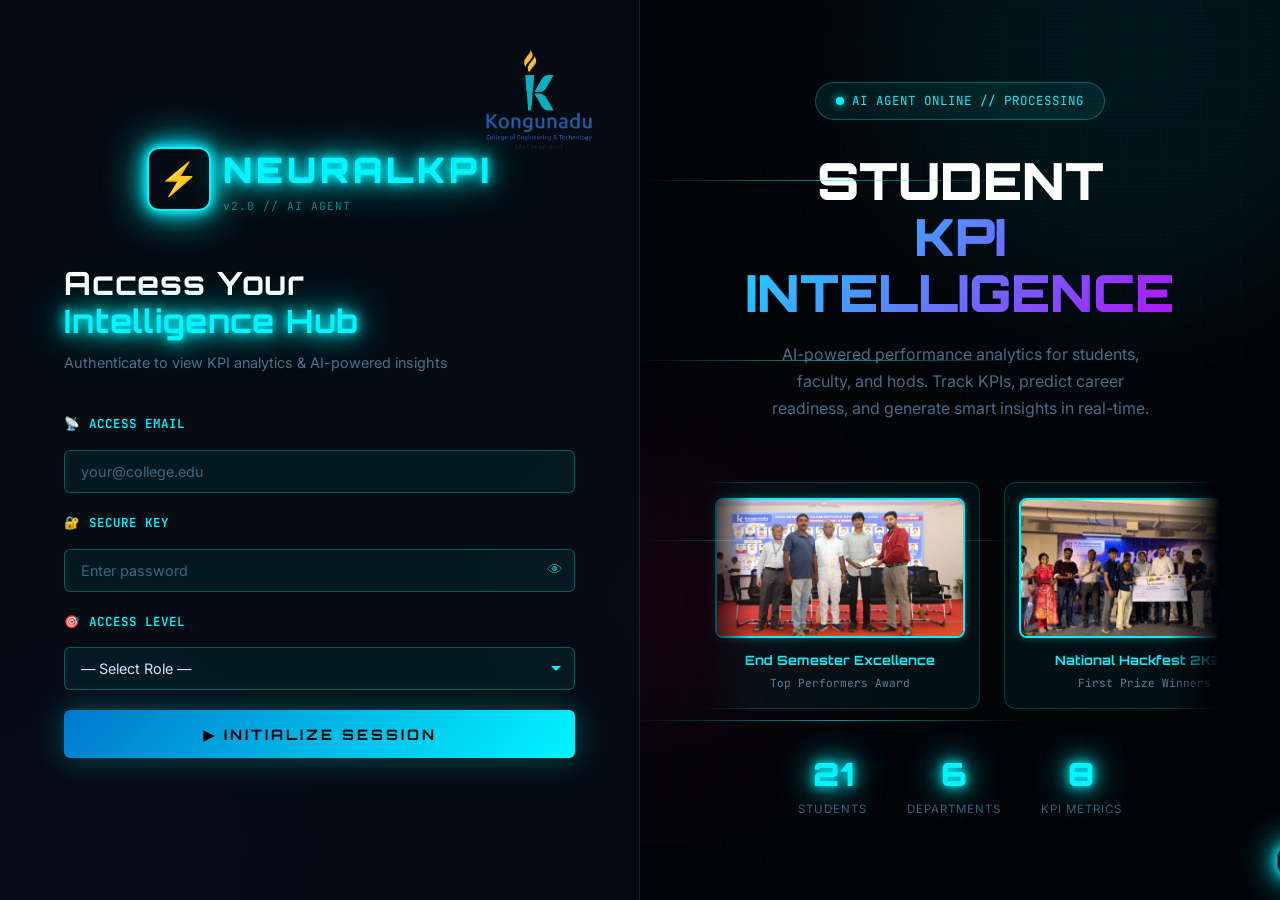
<file: frontend/index.html>
<!DOCTYPE html>
<html lang="en">

<head>
  <meta charset="UTF-8">
  <meta name="viewport" content="width=device-width, initial-scale=1.0">
  <title>NeuralKPI — Student AI Performance Agent</title>
  <meta name="description" content="AI-powered Student KPI Performance Tracking System with real-time analytics">
  <link rel="stylesheet" href="css/neon-theme.css">
  <style>
    /* ---- LOGIN PAGE SPECIFIC STYLES ---- */
    body {
      min-height: 100vh;
      display: flex;
      align-items: stretch;
    }

    /* Animated particle background */
    .particles-canvas {
      position: fixed;
      top: 0;
      left: 0;
      width: 100%;
      height: 100%;
      z-index: 0;
      pointer-events: none;
    }

    /* Floating orbs */
    .orb {
      position: fixed;
      border-radius: 50%;
      filter: blur(80px);
      opacity: 0.15;
      pointer-events: none;
    }

    .orb-1 {
      width: 500px;
      height: 500px;
      background: var(--neon-cyan);
      top: -200px;
      right: -100px;
      animation: float 8s ease-in-out infinite;
    }

    .orb-2 {
      width: 400px;
      height: 400px;
      background: var(--neon-purple);
      bottom: -150px;
      left: -100px;
      animation: float 10s ease-in-out infinite reverse;
    }

    .orb-3 {
      width: 300px;
      height: 300px;
      background: var(--neon-pink);
      top: 50%;
      left: 40%;
      animation: float 6s ease-in-out infinite 2s;
    }

    /* Page Layout */
    .login-page {
      display: grid;
      grid-template-columns: 1fr 1fr;
      min-height: 100vh;
      width: 100%;
      position: relative;
      z-index: 2;
    }

    /* Left Panel - Login Form */
    .login-panel {
      display: flex;
      flex-direction: column;
      justify-content: center;
      padding: 60px 64px;
      background: rgba(5, 13, 21, 0.9);
      backdrop-filter: blur(20px);
      border-right: 1px solid rgba(0, 245, 255, 0.15);
      position: relative;
    }

    .login-brand {
      display: flex;
      align-items: center;
      justify-content: center;
      gap: 12px;
      margin-bottom: 48px;
    }

    .brand-icon {
      width: 64px;
      height: 64px;
      border: 2px solid var(--neon-cyan);
      border-radius: 12px;
      display: flex;
      align-items: center;
      justify-content: center;
      font-size: 2rem;
      box-shadow: var(--glow-cyan);
      animation: glowPulse 3s ease-in-out infinite;
    }

    .brand-name {
      font-family: var(--font-display);
      font-size: 2.2rem;
      font-weight: 900;
      letter-spacing: 4px;
      color: var(--neon-cyan);
      text-shadow: var(--glow-cyan);
    }

    .brand-version {
      font-family: var(--font-mono);
      font-size: 0.7rem;
      color: rgba(0, 245, 255, 0.5);
      letter-spacing: 1px;
    }

    .login-headline {
      font-family: var(--font-display);
      font-size: 2rem;
      font-weight: 700;
      color: #ffffff;
      line-height: 1.2;
      margin-bottom: 10px;
      letter-spacing: 1px;
    }

    .login-headline span {
      color: var(--neon-cyan);
      text-shadow: var(--glow-cyan);
    }

    .login-sub {
      color: rgba(120, 180, 220, 0.6);
      font-size: 0.9rem;
      margin-bottom: 40px;
    }

    /* Form Styles */
    .login-form {
      display: flex;
      flex-direction: column;
      gap: 20px;
    }

    .form-group {
      display: flex;
      flex-direction: column;
      gap: 8px;
    }

    .password-wrapper {
      position: relative;
    }

    .password-wrapper .neon-input {
      padding-right: 48px;
    }

    .toggle-pw-btn {
      position: absolute;
      right: 12px;
      top: 50%;
      transform: translateY(-50%);
      background: transparent;
      border: none;
      cursor: pointer;
      color: rgba(0, 245, 255, 0.5);
      font-size: 1rem;
      transition: color var(--transition-fast);
    }

    .toggle-pw-btn:hover {
      color: var(--neon-cyan);
    }

    .forgot-link {
      align-self: flex-end;
      font-size: 0.78rem;
      color: rgba(0, 245, 255, 0.5);
      text-decoration: none;
      transition: color var(--transition-fast);
      font-family: var(--font-mono);
    }

    .forgot-link:hover {
      color: var(--neon-cyan);
    }

    .login-btn {
      width: 100%;
      padding: 15px;
      background: linear-gradient(135deg, #0077cc, #00f5ff);
      color: #000;
      font-family: var(--font-display);
      font-size: 0.9rem;
      font-weight: 700;
      letter-spacing: 3px;
      border: none;
      border-radius: var(--radius-sm);
      cursor: pointer;
      transition: all var(--transition-med);
      box-shadow: 0 0 30px rgba(0, 245, 255, 0.3);
      position: relative;
      overflow: hidden;
    }

    .login-btn::before {
      content: '';
      position: absolute;
      top: 0;
      left: -100%;
      width: 100%;
      height: 100%;
      background: linear-gradient(90deg, transparent, rgba(255, 255, 255, 0.2), transparent);
      transition: left 0.5s;
    }

    .login-btn:hover {
      box-shadow: var(--glow-cyan);
      transform: translateY(-2px);
    }

    .login-btn:hover::before {
      left: 100%;
    }

    .login-btn:active {
      transform: translateY(0);
    }

    .login-btn.loading {
      pointer-events: none;
      opacity: 0.7;
    }

    /* Demo Cards */
    .demo-section {
      margin-top: 28px;
      padding-top: 20px;
      border-top: 1px solid rgba(0, 245, 255, 0.1);
    }

    .demo-label {
      font-family: var(--font-mono);
      font-size: 0.7rem;
      color: rgba(0, 245, 255, 0.4);
      letter-spacing: 2px;
      text-transform: uppercase;
      margin-bottom: 12px;
    }

    .demo-cards {
      display: grid;
      grid-template-columns: 1fr 1fr;
      gap: 8px;
    }

    .demo-card {
      padding: 10px 14px;
      background: var(--bg-glass);
      border: 1px solid rgba(0, 245, 255, 0.1);
      border-radius: var(--radius-sm);
      cursor: pointer;
      transition: all var(--transition-fast);
    }

    .demo-card:hover {
      background: var(--bg-glass-hover);
      border-color: rgba(0, 245, 255, 0.3);
      transform: translateY(-1px);
    }

    .demo-role {
      font-size: 0.7rem;
      font-weight: 700;
      letter-spacing: 1px;
      text-transform: uppercase;
      margin-bottom: 2px;
      font-family: var(--font-mono);
    }

    .demo-creds {
      font-size: 0.72rem;
      color: rgba(120, 180, 220, 0.6);
    }

    /* Right Panel - Hero */
    .hero-panel {
      display: flex;
      flex-direction: column;
      justify-content: center;
      align-items: center;
      padding: 60px;
      background: rgba(2, 4, 8, 0.5);
      position: relative;
      overflow: hidden;
    }

    /* Animated circuit lines */
    .circuit-bg {
      position: absolute;
      inset: 0;
      pointer-events: none;
      overflow: hidden;
    }

    .circuit-line {
      position: absolute;
      background: linear-gradient(90deg, transparent, rgba(0, 245, 255, 0.6), transparent);
      height: 1px;
      width: 60%;
      animation: dataStream 4s linear infinite;
    }

    .hero-badge {
      display: inline-flex;
      align-items: center;
      gap: 8px;
      padding: 8px 20px;
      background: rgba(0, 245, 255, 0.08);
      border: 1px solid rgba(0, 245, 255, 0.3);
      border-radius: 100px;
      margin-bottom: 32px;
      font-family: var(--font-mono);
      font-size: 0.78rem;
      color: var(--neon-cyan);
      letter-spacing: 1px;
    }

    .hero-badge-dot {
      width: 8px;
      height: 8px;
      background: var(--neon-cyan);
      border-radius: 50%;
      animation: neonPulse 1.5s ease-in-out infinite;
      box-shadow: 0 0 8px var(--neon-cyan);
    }

    .hero-title {
      font-family: var(--font-display);
      font-size: 3.2rem;
      font-weight: 900;
      text-align: center;
      line-height: 1.1;
      margin-bottom: 20px;
    }

    .hero-title .line1 {
      color: #ffffff;
      display: block;
    }

    .hero-title .line2 {
      background: linear-gradient(135deg, var(--neon-cyan), var(--neon-purple));
      -webkit-background-clip: text;
      -webkit-text-fill-color: transparent;
      background-clip: text;
      display: block;
    }

    .hero-desc {
      text-align: center;
      color: rgba(120, 180, 220, 0.6);
      font-size: 1rem;
      max-width: 400px;
      line-height: 1.7;
      margin-bottom: 40px;
    }

    /* Feature Grid */
    .features-grid {
      display: grid;
      grid-template-columns: 1fr 1fr;
      gap: 16px;
      width: 100%;
      max-width: 500px;
    }

    .feature-item {
      padding: 20px;
      background: var(--bg-glass);
      border-radius: var(--radius-md);
      border: var(--border-neon);
      transition: all var(--transition-med);
    }

    .feature-item:hover {
      background: var(--bg-glass-hover);
      box-shadow: 0 0 20px rgba(0, 245, 255, 0.08);
      transform: translateY(-3px);
    }

    .feature-icon {
      font-size: 1.8rem;
      margin-bottom: 8px;
    }

    .feature-name {
      font-family: var(--font-display);
      font-size: 0.75rem;
      font-weight: 700;
      color: var(--neon-cyan);
      letter-spacing: 1px;
      text-transform: uppercase;
      margin-bottom: 4px;
    }

    .feature-desc {
      font-size: 0.75rem;
      color: rgba(120, 180, 220, 0.5);
      line-height: 1.4;
    }

    /* Stats Row */
    .stats-row {
      display: flex;
      gap: 40px;
      margin-top: 40px;
    }

    .stat-item {
      text-align: center;
    }

    .stat-num {
      font-family: var(--font-display);
      font-size: 2rem;
      font-weight: 900;
      color: var(--neon-cyan);
      text-shadow: var(--glow-cyan);
    }

    .stat-label {
      font-size: 0.72rem;
      color: rgba(120, 180, 220, 0.5);
      letter-spacing: 1px;
      text-transform: uppercase;
    }

    /* Error message */
    .error-msg {
      padding: 12px 16px;
      background: rgba(255, 0, 110, 0.1);
      border: 1px solid rgba(255, 0, 110, 0.4);
      border-radius: var(--radius-sm);
      color: var(--neon-pink);
      font-size: 0.85rem;
      display: none;
    }

    .error-msg.show {
      display: block;
      animation: fadeIn 0.3s ease;
    }

    /* Marquee Winners */
    .winners-marquee {
      width: 100%;
      max-width: 600px;
      overflow: hidden;
      white-space: nowrap;
      position: relative;
      margin-top: 20px;
      mask-image: linear-gradient(to right, transparent, black 10%, black 90%, transparent);
      -webkit-mask-image: linear-gradient(to right, transparent, black 10%, black 90%, transparent);
    }

    .winners-track {
      display: inline-block;
      animation: marquee 20s linear infinite;
    }

    .winners-track:hover {
      animation-play-state: paused;
    }

    @keyframes marquee {
      0% {
        transform: translateX(0);
      }

      100% {
        transform: translateX(-50%);
      }
    }

    .winner-card {
      display: inline-flex;
      flex-direction: column;
      align-items: center;
      width: 280px;
      margin-right: 20px;
      padding: 15px;
      background: rgba(0, 245, 255, 0.05);
      border-radius: var(--radius-md);
      border: 1px solid rgba(0, 245, 255, 0.2);
      vertical-align: top;
      white-space: normal;
      text-align: center;
      transition: all var(--transition-med);
    }

    .winner-card:hover {
      background: rgba(0, 245, 255, 0.1);
      box-shadow: 0 0 15px rgba(0, 245, 255, 0.15);
      transform: translateY(-2px);
    }

    .winner-photo {
      width: 250px;
      height: 140px;
      border-radius: 8px;
      object-fit: cover;
      margin-bottom: 12px;
      border: 2px solid var(--neon-cyan);
      box-shadow: 0 0 10px rgba(0, 245, 255, 0.3);
    }

    .winner-event {
      font-family: var(--font-display);
      font-size: 0.8rem;
      font-weight: 700;
      color: var(--neon-cyan);
      margin-bottom: 4px;
    }

    .winner-team {
      font-family: var(--font-mono);
      font-size: 0.7rem;
      color: rgba(120, 180, 220, 0.7);
    }

    /* Responsive */
    @media (max-width: 960px) {
      .login-page {
        grid-template-columns: 1fr;
      }

      .hero-panel {
        display: none;
      }

      .login-panel {
        padding: 40px 32px;
      }
    }

    /* ═══════════════════════════════════
       GLOBAL NEON LOADING OVERLAY
       ═══════════════════════════════════ */
    #neuralLoader {
      position: fixed;
      inset: 0;
      width: 100vw;
      height: 100vh;
      background: #050505;
      display: flex;
      flex-direction: column;
      align-items: center;
      justify-content: center;
      gap: 28px;
      z-index: 9999;
      opacity: 1;
      visibility: visible;
      transition: opacity 0.6s ease, visibility 0.6s ease;
    }

    #neuralLoader.loader-hidden {
      opacity: 0;
      visibility: hidden;
      pointer-events: none;
    }

    .nl-spinner-container {
      position: relative;
      width: 140px;
      height: 140px;
      display: flex;
      align-items: center;
      justify-content: center;
    }

    .nl-spinner {
      position: absolute;
      top: 0;
      left: 0;
      width: 100%;
      height: 100%;
      border: 4px solid transparent;
      border-top-color: #00f3ff;
      border-right-color: #00f3ff;
      border-radius: 50%;
      animation: nl-spin 0.75s linear infinite;
      box-shadow: 0 0 18px #00f3ff80, 0 0 40px #00f3ff40;
    }

    .nl-spinner-img {
      width: 95px;
      height: auto;
      z-index: 2;
      animation: nl-pulse 2s ease-in-out infinite;
    }

    @keyframes nl-spin {
      to {
        transform: rotate(360deg);
      }
    }

    .nl-logo {
      font-family: var(--font-display);
      font-size: 2.2rem;
      font-weight: 800;
      letter-spacing: 6px;
      color: #00f3ff;
      text-shadow: 0 0 12px #00f3ff, 0 0 30px #00f3ff80;
      margin: 0;
    }

    .nl-status {
      font-family: var(--font-mono);
      font-size: 0.78rem;
      letter-spacing: 3px;
      text-transform: uppercase;
      color: #00f3ffbb;
      text-shadow: 0 0 8px #00f3ff66;
      animation: nl-pulse 2s ease-in-out infinite;
      margin: 0;
    }

    @keyframes nl-pulse {

      0%,
      100% {
        opacity: 0.5;
      }

      50% {
        opacity: 1;
      }
    }
  </style>
</head>

<body>
  <!-- ══ GLOBAL NEON LOADING OVERLAY ══ -->
  <div id="neuralLoader">
    <div class="nl-spinner-container">
      <div class="nl-spinner"></div>
      <img src="pictures/k_logo.png" alt="Kongunadu College Logo" class="nl-spinner-img" />
    </div>
    <h1 class="nl-logo">NEURALKPI</h1>
    <p class="nl-status" id="loaderStatus">Initializing System...</p>
  </div>

  <!-- Background layers -->
  <div class="bg-grid"></div>
  <div class="bg-scanlines"></div>
  <div class="orb orb-1"></div>
  <div class="orb orb-2"></div>
  <div class="orb orb-3"></div>

  <div class="login-page" style="position:relative; z-index:2;">
    <!-- ===== LEFT: LOGIN PANEL ===== -->
    <div class="login-panel animate-fade-in">
      <img src="pictures/new-logo1.png" alt="Kongunadu College Logo"
        style="position: absolute; top: 30px; right: 30px; width: 140px; height: auto; z-index: 10;" />

      <!-- Brand -->
      <div class="login-brand">
        <div class="brand-icon">⚡</div>
        <div>
          <div class="brand-name">NEURALKPI</div>
          <div class="brand-version">v2.0 // AI AGENT</div>
        </div>
      </div>

      <h1 class="login-headline">Access Your<br><span>Intelligence Hub</span></h1>
      <p class="login-sub">Authenticate to view KPI analytics &amp; AI-powered insights</p>

      <!-- Error message -->
      <div class="error-msg" id="errorMsg">⚠️ Invalid credentials. Please try again.</div>

      <!-- Login Form -->
      <form class="login-form" id="loginForm" novalidate>
        <div class="form-group">
          <label class="form-label" for="loginEmail">📡 Access Email</label>
          <input class="neon-input" type="email" id="loginEmail" placeholder="your@college.edu" required>
        </div>

        <div class="form-group">
          <label class="form-label" for="loginPassword">🔐 Secure Key</label>
          <div class="password-wrapper">
            <input class="neon-input" type="password" id="loginPassword" placeholder="Enter password" required>
            <button type="button" class="toggle-pw-btn" id="togglePw">👁</button>
          </div>
        </div>

        <div class="form-group">
          <label class="form-label" for="loginRole">🎯 Access Level</label>
          <select class="neon-select" id="loginRole" required>
            <option value="">— Select Role —</option>
            <option value="admin">⚙️ System Admin</option>
            <option value="faculty">👨‍🏫 Faculty</option>
            <option value="hod">📋 HOD</option>
            <option value="student">🎓 Student</option>
          </select>
        </div>

        <button type="submit" class="login-btn" id="loginBtn">
          ▶ INITIALIZE SESSION
        </button>
      </form>
    </div>

    <!-- ===== RIGHT: HERO PANEL ===== -->
    <div class="hero-panel">
      <!-- Circuit animation lines -->
      <div class="circuit-bg">
        <div class="circuit-line" style="top:20%; animation-delay:0s;"></div>
        <div class="circuit-line" style="top:40%; animation-delay:1.5s;"></div>
        <div class="circuit-line" style="top:60%; animation-delay:0.8s;"></div>
        <div class="circuit-line" style="top:80%; animation-delay:2.3s;"></div>
      </div>

      <div class="hero-badge">
        <div class="hero-badge-dot"></div>
        AI AGENT ONLINE // PROCESSING
      </div>

      <h2 class="hero-title">
        <span class="line1">STUDENT</span>
        <span class="line2">KPI INTELLIGENCE</span>
      </h2>

      <p class="hero-desc">
        AI-powered performance analytics for students, faculty, and hods.
        Track KPIs, predict career readiness, and generate smart insights in real-time.
      </p>

      <!-- Latest Prize Winners -->
      <div class="winners-marquee">
        <div class="winners-track">
          <div class="winner-card"><img src="assets/login_images/slide1.jpg" class="winner-photo" alt="Event Photo">
            <div class="winner-event">End Semester Excellence</div>
            <div class="winner-team">Top Performers Award</div>
          </div>
          <div class="winner-card"><img src="assets/login_images/slide2.jpg" class="winner-photo" alt="Event Photo">
            <div class="winner-event">National Hackfest 2K26</div>
            <div class="winner-team">First Prize Winners</div>
          </div>
          <div class="winner-card"><img src="assets/login_images/slide3.jpg" class="winner-photo" alt="Event Photo">
            <div class="winner-event">Academic Achievers</div>
            <div class="winner-team">Merit Certificate</div>
          </div>
          <!-- Duplicate for seamless loop -->
          <div class="winner-card"><img src="assets/login_images/slide1.jpg" class="winner-photo" alt="Event Photo">
            <div class="winner-event">End Semester Excellence</div>
            <div class="winner-team">Top Performers Award</div>
          </div>
          <div class="winner-card"><img src="assets/login_images/slide2.jpg" class="winner-photo" alt="Event Photo">
            <div class="winner-event">National Hackfest 2K26</div>
            <div class="winner-team">First Prize Winners</div>
          </div>
          <div class="winner-card"><img src="assets/login_images/slide3.jpg" class="winner-photo" alt="Event Photo">
            <div class="winner-event">Academic Achievers</div>
            <div class="winner-team">Merit Certificate</div>
          </div>
        </div>
      </div>

      <div class="stats-row">
        <div class="stat-item">
          <div class="stat-num" id="statStudents">21</div>
          <div class="stat-label">Students</div>
        </div>
        <div class="stat-item">
          <div class="stat-num" id="statDepts">6</div>
          <div class="stat-label">Departments</div>
        </div>
        <div class="stat-item">
          <div class="stat-num" id="statKPIs">8</div>
          <div class="stat-label">KPI Metrics</div>
        </div>
      </div>
    </div>
  </div>

  <!-- Toast -->
  <div class="neon-toast" id="toast"></div>

  <script>
    // ---- Loader Logic ----
    const loader = document.getElementById('neuralLoader');
    const loaderStatus = document.getElementById('loaderStatus');

    function showLoader(statusText) {
      if (loader) {
        if (statusText) loaderStatus.textContent = statusText;
        loader.classList.remove('loader-hidden');
      }
    }

    function hideLoader() {
      if (loader) {
        loader.classList.add('loader-hidden');
      }
    }

    // Page Load Logic: Wait 500ms then fade out
    window.addEventListener('load', () => {
      setTimeout(hideLoader, 800);
    });

    // ---- Demo credential auto-fill ----
    function fillDemoCredentials(email, password, role) {
      document.getElementById('loginEmail').value = email;
      document.getElementById('loginPassword').value = password;
      document.getElementById('loginRole').value = role;
      showToast(`Demo: ${role} credentials loaded`, 'success');
    }

    // ---- Password toggle ----
    document.getElementById('togglePw').addEventListener('click', () => {
      const pw = document.getElementById('loginPassword');
      pw.type = pw.type === 'password' ? 'text' : 'password';
    });

    // ---- Login form submission INTERCEPTION ----
    document.getElementById('loginForm').addEventListener('submit', async (e) => {
      e.preventDefault();
      const email = document.getElementById('loginEmail').value.trim();
      const password = document.getElementById('loginPassword').value;
      const role = document.getElementById('loginRole').value;
      const btn = document.getElementById('loginBtn');
      const errorMsg = document.getElementById('errorMsg');

      if (!email || !password || !role) {
        if (typeof showError === 'function') showError('Please fill in all fields');
        else showToast('Please fill in all fields', 'error');
        return;
      }

      // 1. Show global loader & update status
      showLoader("Authenticating Credentials...");

      btn.textContent = '⟳ AUTHENTICATING...';
      btn.classList.add('loading');
      if (errorMsg) errorMsg.classList.remove('show');

      // 2. Mock API Call with try/catch
      try {
        await new Promise((resolve, reject) => {
          setTimeout(() => {
            const validCreds = [
              { email: 'admin@kpi.edu', password: 'admin123', role: 'admin' },
              { email: 'hod.cse@kpi.edu', password: 'hod123', role: 'hod' },
              { email: 'fac.cse@kpi.edu', password: 'faculty123', role: 'faculty' },
              { email: 'cse001@college.edu', password: 'student123', role: 'student' }
            ];

            // Add back the bulk creds for robustness in the mock
            for (let i = 1; i <= 30; i++) {
              validCreds.push({ email: `fac${String(i).padStart(2, '0')}@kpi.edu`, password: 'faculty123', role: 'faculty' });
            }
            const depts = ['cse', 'ece', 'me', 'ce', 'it', 'ai'];
            depts.forEach(d => {
              for (let i = 1; i <= 5; i++) validCreds.push({ email: `${d}${String(i).padStart(3, '0')}@college.edu`, password: 'student123', role: 'student' });
            });

            const match = validCreds.find(c => c.email === email && c.password === password && c.role === role);

            if (match) resolve(match);
            else reject(new Error('Invalid login credentials'));
          }, 1500);
        });

        // 3. Success: Update status and redirect
        if (loaderStatus) loaderStatus.textContent = "Access Granted. Loading Dashboard...";

        const userData = { email, role, name: typeof getRoleName === 'function' ? getRoleName(role, email) : role.toUpperCase() };
        localStorage.setItem('kpi_user', JSON.stringify(userData));
        const mockJwt = "eyJhbGciOiJIUzI1NiIsInR5cCI6IkpXVCJ9." + btoa(JSON.stringify(userData)) + ".mocksignature";
        localStorage.setItem('kpi_token', mockJwt);

        showToast('Authentication successful!', 'success');

        // Wait 1 second before redirect
        setTimeout(() => {
          window.location.href = 'dashboard.html';
        }, 1000);

      } catch (err) {
        // 4. Failure: Hide loader & show error
        hideLoader();
        btn.textContent = '▶ INITIALIZE SESSION';
        btn.classList.remove('loading');
        if (typeof showError === 'function') showError(err.message);
        else showToast(err.message, 'error');
      }
    });



    function getRoleName(role, email = '') {
      if (role === 'admin') return 'System Administrator';
      if (role === 'faculty') {
        const facNames = {
          'fac.cse@kpi.edu': 'Dr. Ramesh Kumar (CSE)',
          'fac.ece@kpi.edu': 'Dr. Suresh (ECE)',
          'fac.mech@kpi.edu': 'Dr. Mahesh (MECH)',
          'fac.ce@kpi.edu': 'Dr. Dinesh (CE)',
          'fac.it@kpi.edu': 'Dr. Gireesh (IT)',
          'fac.ai@kpi.edu': 'Dr. Harish (AIDS)'
        };
        if (facNames[email]) return facNames[email];

        const num = email.match(/\d+/);
        return num ? `Faculty Member (FAC${num[0]})` : 'Faculty Member';
      }
      if (role === 'hod') {
        const hodNames = {
          'hod.cse@kpi.edu': 'Prof. Sharma (CSE)',
          'hod.ece@kpi.edu': 'Prof. Reddy (ECE)',
          'hod.mech@kpi.edu': 'Prof. Singh (MECH)',
          'hod.ce@kpi.edu': 'Prof. Thomas (CE)',
          'hod.it@kpi.edu': 'Prof. Nambiar (IT)',
          'hod.ai@kpi.edu': 'Prof. Bose (AIDS)'
        };
        return hodNames[email] || 'Head of Department';
      }
      const studentNames = {
        'cse001@college.edu': 'Arjun Sharma', 'cse002@college.edu': 'Priya Patel',
        'cse003@college.edu': 'Rahul Verma', 'cse004@college.edu': 'Sneha Iyer',
        'cse005@college.edu': 'Vikram Nair', 'ece001@college.edu': 'Ananya Krishnan',
        'ece002@college.edu': 'Karthik Reddy', 'ece003@college.edu': 'Divya Menon',
        'ece004@college.edu': 'Sai Kumar', 'me001@college.edu': 'Rohit Singh',
        'me002@college.edu': 'Kavitha Suresh', 'me003@college.edu': 'Arun Raj',
        'ce001@college.edu': 'Deepa Thomas', 'ce002@college.edu': 'Harish Kumar',
        'it001@college.edu': 'Meera Nambiar', 'it002@college.edu': 'Ajay Chandran',
        'it003@college.edu': 'Lakshmi Pillai', 'ai001@college.edu': 'Ravi Teja',
        'ai002@college.edu': 'Pooja Gupta', 'ai003@college.edu': 'Nikhil Bose',
        'ai004@college.edu': 'Sreya Nair',
      };
      return studentNames[email] || 'Student';
    }

    function showError(msg) {
      const el = document.getElementById('errorMsg');
      el.textContent = '⚠️ ' + msg;
      el.classList.add('show');
    }

    // ---- Toast notification ----
    function showToast(message, type = 'info') {
      const toast = document.getElementById('toast');
      toast.textContent = message;
      toast.className = `neon-toast ${type}`;
      toast.classList.add('show');
      setTimeout(() => toast.classList.remove('show'), 3000);
    }

    // ---- Animate stats counters ----
    function animateCounter(el, target, duration = 2000) {
      let start = 0;
      const step = Math.ceil(target / (duration / 16));
      const timer = setInterval(() => {
        start = Math.min(start + step, target);
        el.textContent = start;
        if (start >= target) clearInterval(timer);
      }, 16);
    }
    setTimeout(() => {
      animateCounter(document.getElementById('statStudents'), 21);
      animateCounter(document.getElementById('statDepts'), 6, 800);
      animateCounter(document.getElementById('statKPIs'), 8, 600);
    }, 500);
  </script>
</body>

</html>
</file>
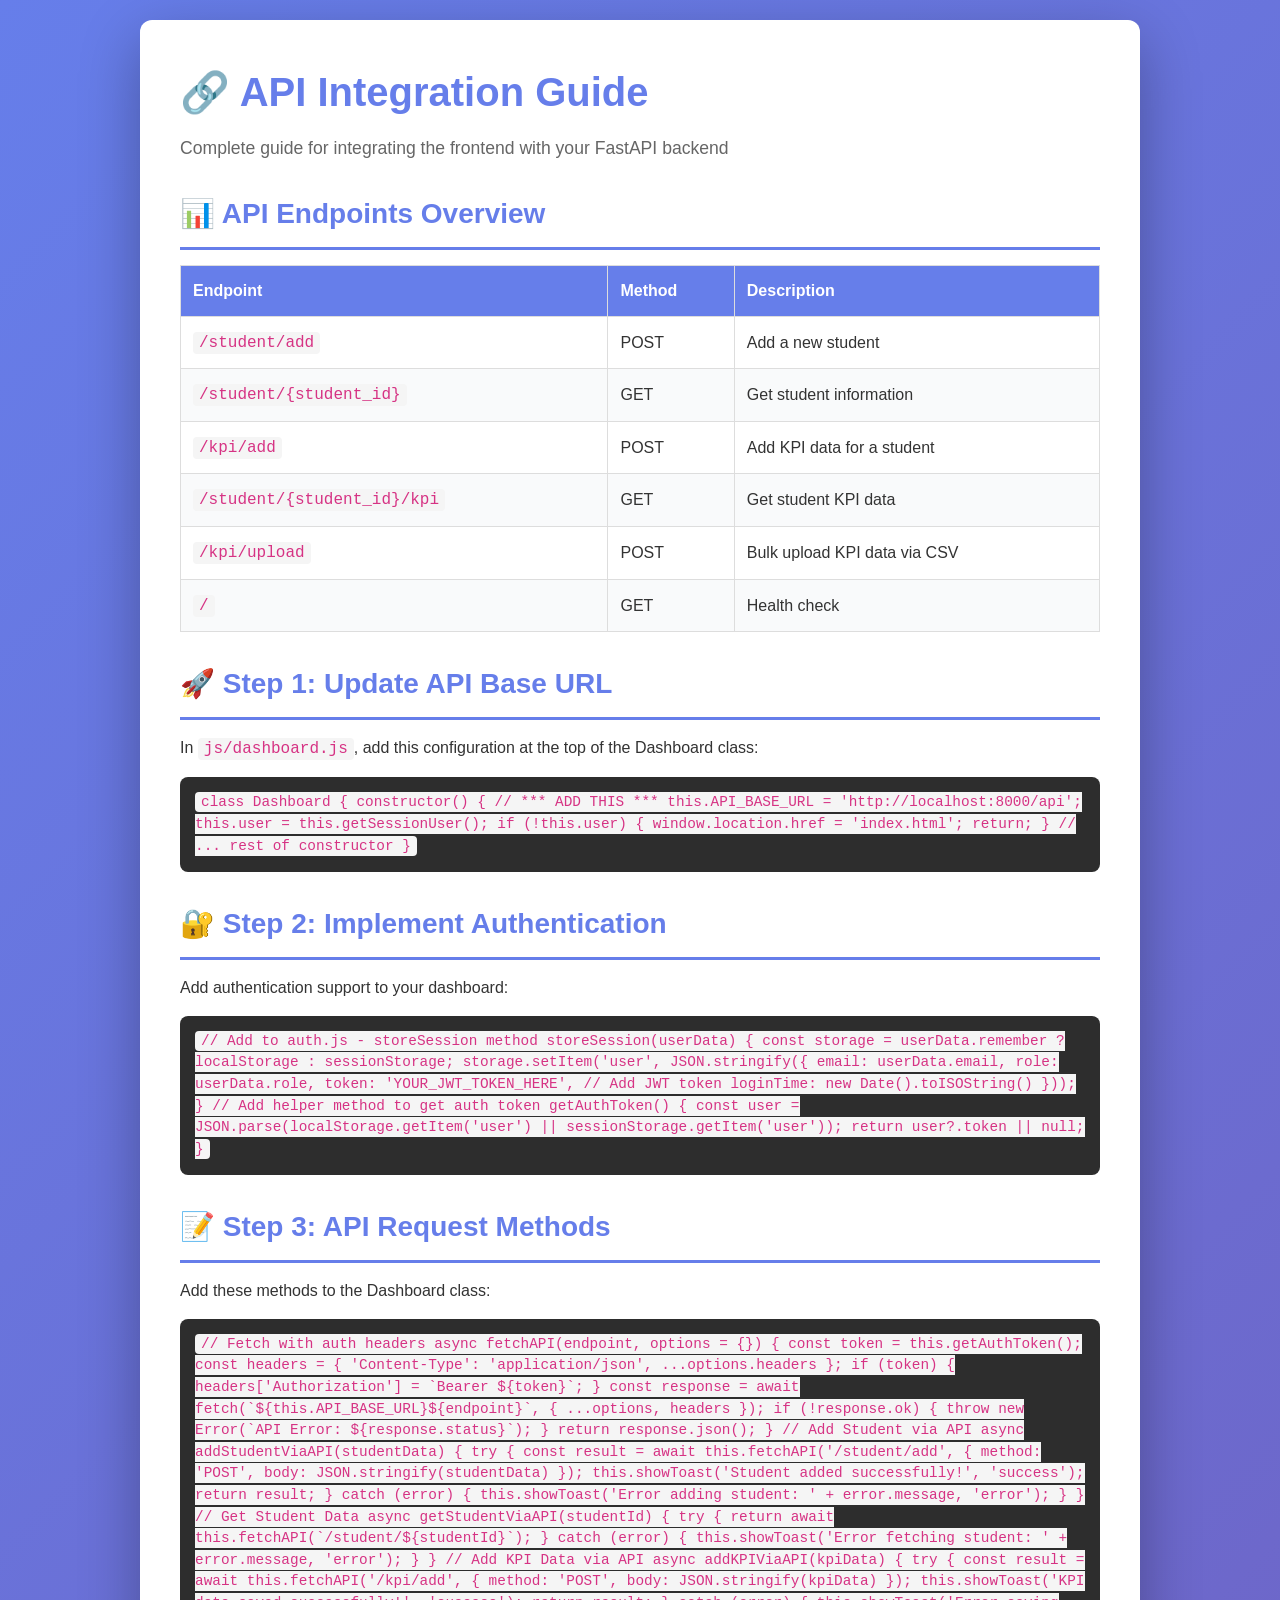
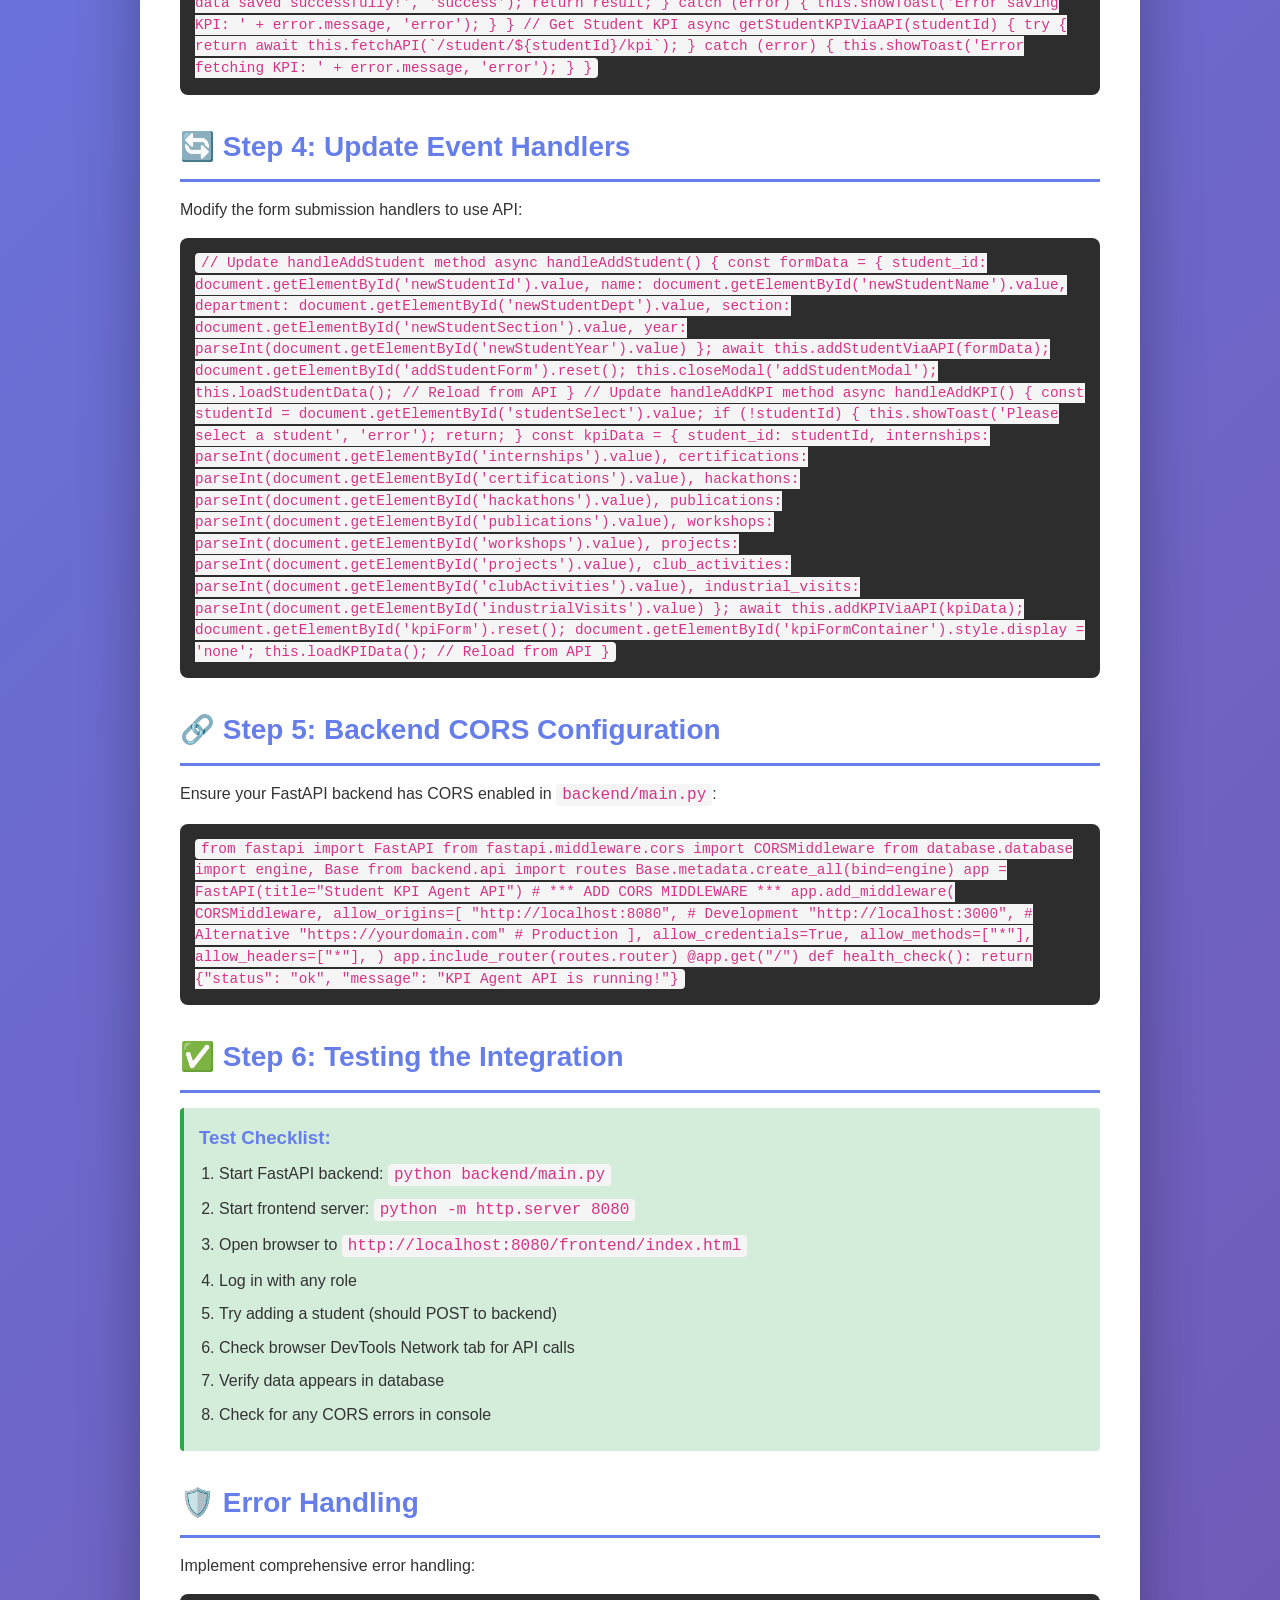
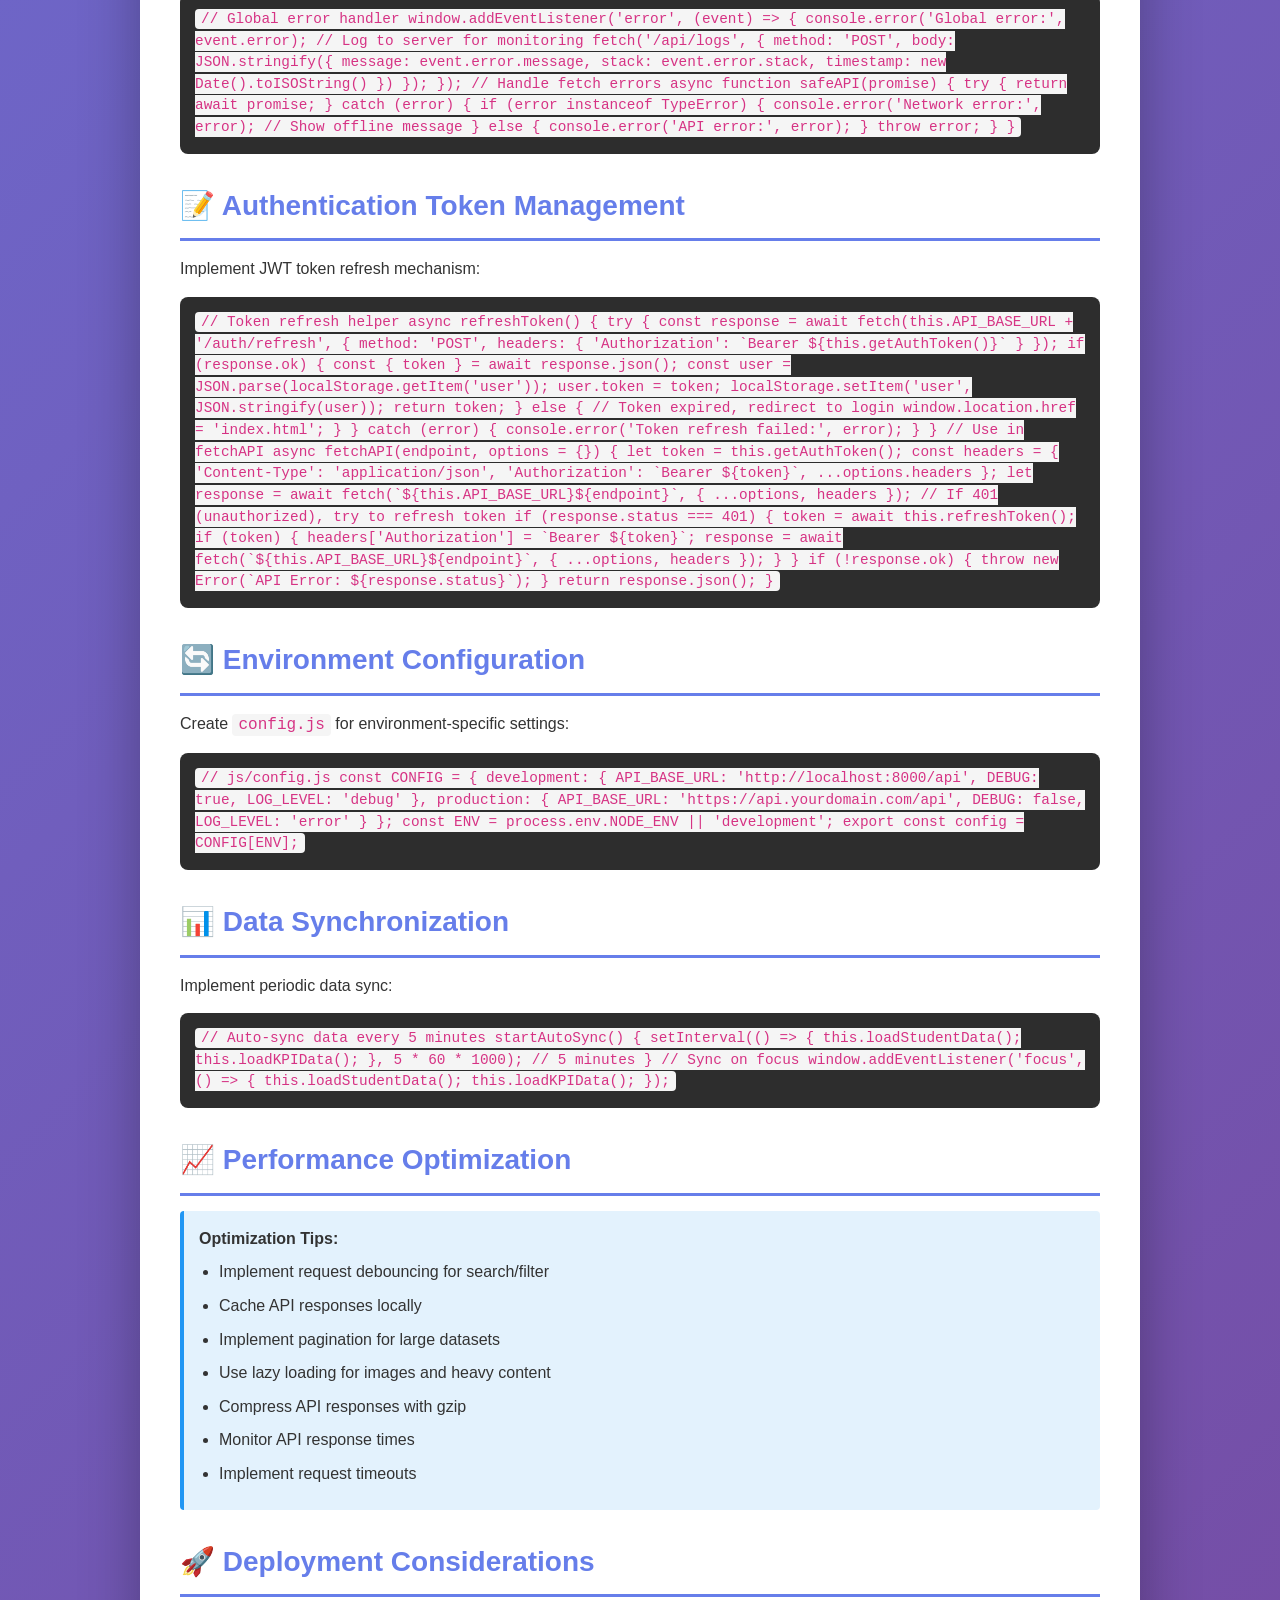
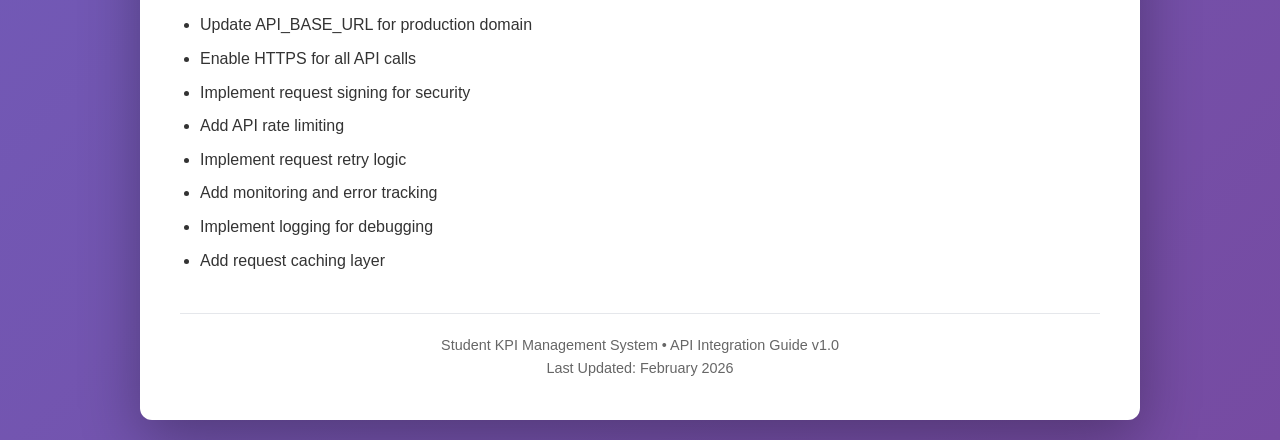
<file: frontend/API_INTEGRATION.html>
<!-- API Integration Configuration Guide -->
<!DOCTYPE html>
<html lang="en">
<head>
    <meta charset="UTF-8">
    <meta name="viewport" content="width=device-width, initial-scale=1.0">
    <title>API Integration Guide</title>
    <style>
        * { margin: 0; padding: 0; box-sizing: border-box; }
        body {
            font-family: -apple-system, BlinkMacSystemFont, 'Segoe UI', Roboto, sans-serif;
            line-height: 1.6;
            color: #333;
            background: linear-gradient(135deg, #667eea 0%, #764ba2 100%);
            min-height: 100vh;
            padding: 20px;
        }
        .container {
            max-width: 1000px;
            margin: 0 auto;
            background: white;
            border-radius: 12px;
            box-shadow: 0 20px 60px rgba(0, 0, 0, 0.3);
            padding: 40px;
        }
        h1, h2, h3 { color: #667eea; }
        h1 { font-size: 2.5rem; margin-bottom: 10px; }
        h2 { font-size: 1.75rem; margin: 30px 0 15px 0; border-bottom: 3px solid #667eea; padding-bottom: 10px; }
        .code-block {
            background-color: #2d2d2d;
            color: #f8f8f2;
            padding: 15px;
            border-radius: 8px;
            overflow-x: auto;
            margin: 15px 0;
            font-family: 'Courier New', monospace;
            font-size: 0.9rem;
            line-height: 1.5;
        }
        .info-box, .success-box { padding: 15px; margin: 15px 0; border-radius: 4px; border-left: 4px solid; }
        .info-box { background-color: #e3f2fd; border-color: #2196f3; }
        .success-box { background-color: #d4edda; border-color: #28a745; }
        code { background-color: #f5f5f5; padding: 2px 6px; border-radius: 4px; color: #d63384; font-family: 'Courier New', monospace; }
        table { width: 100%; border-collapse: collapse; margin: 15px 0; }
        th, td { border: 1px solid #ddd; padding: 12px; text-align: left; }
        th { background-color: #667eea; color: white; }
        tr:nth-child(even) { background-color: #f9fafb; }
        ul { margin-left: 20px; }
        li { margin: 8px 0; }
        footer { margin-top: 40px; padding-top: 20px; border-top: 1px solid #e5e7eb; text-align: center; color: #666; font-size: 0.9rem; }
    </style>
</head>
<body>
    <div class="container">
        <h1>🔗 API Integration Guide</h1>
        <p style="color: #666; font-size: 1.1rem; margin-bottom: 30px;">Complete guide for integrating the frontend with your FastAPI backend</p>

        <h2>📊 API Endpoints Overview</h2>

        <table>
            <thead>
                <tr>
                    <th>Endpoint</th>
                    <th>Method</th>
                    <th>Description</th>
                </tr>
            </thead>
            <tbody>
                <tr>
                    <td><code>/student/add</code></td>
                    <td>POST</td>
                    <td>Add a new student</td>
                </tr>
                <tr>
                    <td><code>/student/{student_id}</code></td>
                    <td>GET</td>
                    <td>Get student information</td>
                </tr>
                <tr>
                    <td><code>/kpi/add</code></td>
                    <td>POST</td>
                    <td>Add KPI data for a student</td>
                </tr>
                <tr>
                    <td><code>/student/{student_id}/kpi</code></td>
                    <td>GET</td>
                    <td>Get student KPI data</td>
                </tr>
                <tr>
                    <td><code>/kpi/upload</code></td>
                    <td>POST</td>
                    <td>Bulk upload KPI data via CSV</td>
                </tr>
                <tr>
                    <td><code>/</code></td>
                    <td>GET</td>
                    <td>Health check</td>
                </tr>
            </tbody>
        </table>

        <h2>🚀 Step 1: Update API Base URL</h2>

        <p>In <code>js/dashboard.js</code>, add this configuration at the top of the Dashboard class:</p>

        <div class="code-block"><code>class Dashboard {
    constructor() {
        // *** ADD THIS ***
        this.API_BASE_URL = 'http://localhost:8000/api';
        
        this.user = this.getSessionUser();
        if (!this.user) {
            window.location.href = 'index.html';
            return;
        }
        // ... rest of constructor
    }</code></div>

        <h2>🔐 Step 2: Implement Authentication</h2>

        <p>Add authentication support to your dashboard:</p>

        <div class="code-block"><code>// Add to auth.js - storeSession method
storeSession(userData) {
    const storage = userData.remember ? localStorage : sessionStorage;
    storage.setItem('user', JSON.stringify({
        email: userData.email,
        role: userData.role,
        token: 'YOUR_JWT_TOKEN_HERE', // Add JWT token
        loginTime: new Date().toISOString()
    }));
}

// Add helper method to get auth token
getAuthToken() {
    const user = JSON.parse(localStorage.getItem('user') || sessionStorage.getItem('user'));
    return user?.token || null;
}</code></div>

        <h2>📝 Step 3: API Request Methods</h2>

        <p>Add these methods to the Dashboard class:</p>

        <div class="code-block"><code>// Fetch with auth headers
async fetchAPI(endpoint, options = {}) {
    const token = this.getAuthToken();
    const headers = {
        'Content-Type': 'application/json',
        ...options.headers
    };
    
    if (token) {
        headers['Authorization'] = `Bearer ${token}`;
    }
    
    const response = await fetch(`${this.API_BASE_URL}${endpoint}`, {
        ...options,
        headers
    });
    
    if (!response.ok) {
        throw new Error(`API Error: ${response.status}`);
    }
    
    return response.json();
}

// Add Student via API
async addStudentViaAPI(studentData) {
    try {
        const result = await this.fetchAPI('/student/add', {
            method: 'POST',
            body: JSON.stringify(studentData)
        });
        this.showToast('Student added successfully!', 'success');
        return result;
    } catch (error) {
        this.showToast('Error adding student: ' + error.message, 'error');
    }
}

// Get Student Data
async getStudentViaAPI(studentId) {
    try {
        return await this.fetchAPI(`/student/${studentId}`);
    } catch (error) {
        this.showToast('Error fetching student: ' + error.message, 'error');
    }
}

// Add KPI Data via API
async addKPIViaAPI(kpiData) {
    try {
        const result = await this.fetchAPI('/kpi/add', {
            method: 'POST',
            body: JSON.stringify(kpiData)
        });
        this.showToast('KPI data saved successfully!', 'success');
        return result;
    } catch (error) {
        this.showToast('Error saving KPI: ' + error.message, 'error');
    }
}

// Get Student KPI
async getStudentKPIViaAPI(studentId) {
    try {
        return await this.fetchAPI(`/student/${studentId}/kpi`);
    } catch (error) {
        this.showToast('Error fetching KPI: ' + error.message, 'error');
    }
}</code></div>

        <h2>🔄 Step 4: Update Event Handlers</h2>

        <p>Modify the form submission handlers to use API:</p>

        <div class="code-block"><code>// Update handleAddStudent method
async handleAddStudent() {
    const formData = {
        student_id: document.getElementById('newStudentId').value,
        name: document.getElementById('newStudentName').value,
        department: document.getElementById('newStudentDept').value,
        section: document.getElementById('newStudentSection').value,
        year: parseInt(document.getElementById('newStudentYear').value)
    };

    await this.addStudentViaAPI(formData);
    document.getElementById('addStudentForm').reset();
    this.closeModal('addStudentModal');
    this.loadStudentData(); // Reload from API
}

// Update handleAddKPI method
async handleAddKPI() {
    const studentId = document.getElementById('studentSelect').value;
    if (!studentId) {
        this.showToast('Please select a student', 'error');
        return;
    }

    const kpiData = {
        student_id: studentId,
        internships: parseInt(document.getElementById('internships').value),
        certifications: parseInt(document.getElementById('certifications').value),
        hackathons: parseInt(document.getElementById('hackathons').value),
        publications: parseInt(document.getElementById('publications').value),
        workshops: parseInt(document.getElementById('workshops').value),
        projects: parseInt(document.getElementById('projects').value),
        club_activities: parseInt(document.getElementById('clubActivities').value),
        industrial_visits: parseInt(document.getElementById('industrialVisits').value)
    };

    await this.addKPIViaAPI(kpiData);
    document.getElementById('kpiForm').reset();
    document.getElementById('kpiFormContainer').style.display = 'none';
    this.loadKPIData(); // Reload from API
}</code></div>

        <h2>🔗 Step 5: Backend CORS Configuration</h2>

        <p>Ensure your FastAPI backend has CORS enabled in <code>backend/main.py</code>:</p>

        <div class="code-block"><code>from fastapi import FastAPI
from fastapi.middleware.cors import CORSMiddleware
from database.database import engine, Base
from backend.api import routes

Base.metadata.create_all(bind=engine)

app = FastAPI(title="Student KPI Agent API")

# *** ADD CORS MIDDLEWARE ***
app.add_middleware(
    CORSMiddleware,
    allow_origins=[
        "http://localhost:8080",      # Development
        "http://localhost:3000",      # Alternative
        "https://yourdomain.com"      # Production
    ],
    allow_credentials=True,
    allow_methods=["*"],
    allow_headers=["*"],
)

app.include_router(routes.router)

@app.get("/")
def health_check():
    return {"status": "ok", "message": "KPI Agent API is running!"}</code></div>

        <h2>✅ Step 6: Testing the Integration</h2>

        <div class="success-box">
            <h3>Test Checklist:</h3>
            <ol style="margin-left: 20px;">
                <li>Start FastAPI backend: <code>python backend/main.py</code></li>
                <li>Start frontend server: <code>python -m http.server 8080</code></li>
                <li>Open browser to <code>http://localhost:8080/frontend/index.html</code></li>
                <li>Log in with any role</li>
                <li>Try adding a student (should POST to backend)</li>
                <li>Check browser DevTools Network tab for API calls</li>
                <li>Verify data appears in database</li>
                <li>Check for any CORS errors in console</li>
            </ol>
        </div>

        <h2>🛡️ Error Handling</h2>

        <p>Implement comprehensive error handling:</p>

        <div class="code-block"><code>// Global error handler
window.addEventListener('error', (event) => {
    console.error('Global error:', event.error);
    // Log to server for monitoring
    fetch('/api/logs', {
        method: 'POST',
        body: JSON.stringify({
            message: event.error.message,
            stack: event.error.stack,
            timestamp: new Date().toISOString()
        })
    });
});

// Handle fetch errors
async function safeAPI(promise) {
    try {
        return await promise;
    } catch (error) {
        if (error instanceof TypeError) {
            console.error('Network error:', error);
            // Show offline message
        } else {
            console.error('API error:', error);
        }
        throw error;
    }
}</code></div>

        <h2>📝 Authentication Token Management</h2>

        <p>Implement JWT token refresh mechanism:</p>

        <div class="code-block"><code>// Token refresh helper
async refreshToken() {
    try {
        const response = await fetch(this.API_BASE_URL + '/auth/refresh', {
            method: 'POST',
            headers: {
                'Authorization': `Bearer ${this.getAuthToken()}`
            }
        });
        
        if (response.ok) {
            const { token } = await response.json();
            const user = JSON.parse(localStorage.getItem('user'));
            user.token = token;
            localStorage.setItem('user', JSON.stringify(user));
            return token;
        } else {
            // Token expired, redirect to login
            window.location.href = 'index.html';
        }
    } catch (error) {
        console.error('Token refresh failed:', error);
    }
}

// Use in fetchAPI
async fetchAPI(endpoint, options = {}) {
    let token = this.getAuthToken();
    const headers = {
        'Content-Type': 'application/json',
        'Authorization': `Bearer ${token}`,
        ...options.headers
    };
    
    let response = await fetch(`${this.API_BASE_URL}${endpoint}`, {
        ...options,
        headers
    });
    
    // If 401 (unauthorized), try to refresh token
    if (response.status === 401) {
        token = await this.refreshToken();
        if (token) {
            headers['Authorization'] = `Bearer ${token}`;
            response = await fetch(`${this.API_BASE_URL}${endpoint}`, {
                ...options,
                headers
            });
        }
    }
    
    if (!response.ok) {
        throw new Error(`API Error: ${response.status}`);
    }
    
    return response.json();
}</code></div>

        <h2>🔄 Environment Configuration</h2>

        <p>Create <code>config.js</code> for environment-specific settings:</p>

        <div class="code-block"><code>// js/config.js
const CONFIG = {
    development: {
        API_BASE_URL: 'http://localhost:8000/api',
        DEBUG: true,
        LOG_LEVEL: 'debug'
    },
    production: {
        API_BASE_URL: 'https://api.yourdomain.com/api',
        DEBUG: false,
        LOG_LEVEL: 'error'
    }
};

const ENV = process.env.NODE_ENV || 'development';
export const config = CONFIG[ENV];</code></div>

        <h2>📊 Data Synchronization</h2>

        <p>Implement periodic data sync:</p>

        <div class="code-block"><code>// Auto-sync data every 5 minutes
startAutoSync() {
    setInterval(() => {
        this.loadStudentData();
        this.loadKPIData();
    }, 5 * 60 * 1000); // 5 minutes
}

// Sync on focus
window.addEventListener('focus', () => {
    this.loadStudentData();
    this.loadKPIData();
});</code></div>

        <h2>📈 Performance Optimization</h2>

        <div class="info-box">
            <strong>Optimization Tips:</strong>
            <ul>
                <li>Implement request debouncing for search/filter</li>
                <li>Cache API responses locally</li>
                <li>Implement pagination for large datasets</li>
                <li>Use lazy loading for images and heavy content</li>
                <li>Compress API responses with gzip</li>
                <li>Monitor API response times</li>
                <li>Implement request timeouts</li>
            </ul>
        </div>

        <h2>🚀 Deployment Considerations</h2>

        <ul>
            <li>Update API_BASE_URL for production domain</li>
            <li>Enable HTTPS for all API calls</li>
            <li>Implement request signing for security</li>
            <li>Add API rate limiting</li>
            <li>Implement request retry logic</li>
            <li>Add monitoring and error tracking</li>
            <li>Implement logging for debugging</li>
            <li>Add request caching layer</li>
        </ul>

        <footer>
            <p>Student KPI Management System • API Integration Guide v1.0</p>
            <p>Last Updated: February 2026</p>
        </footer>
    </div>
</body>
</html>
</file>
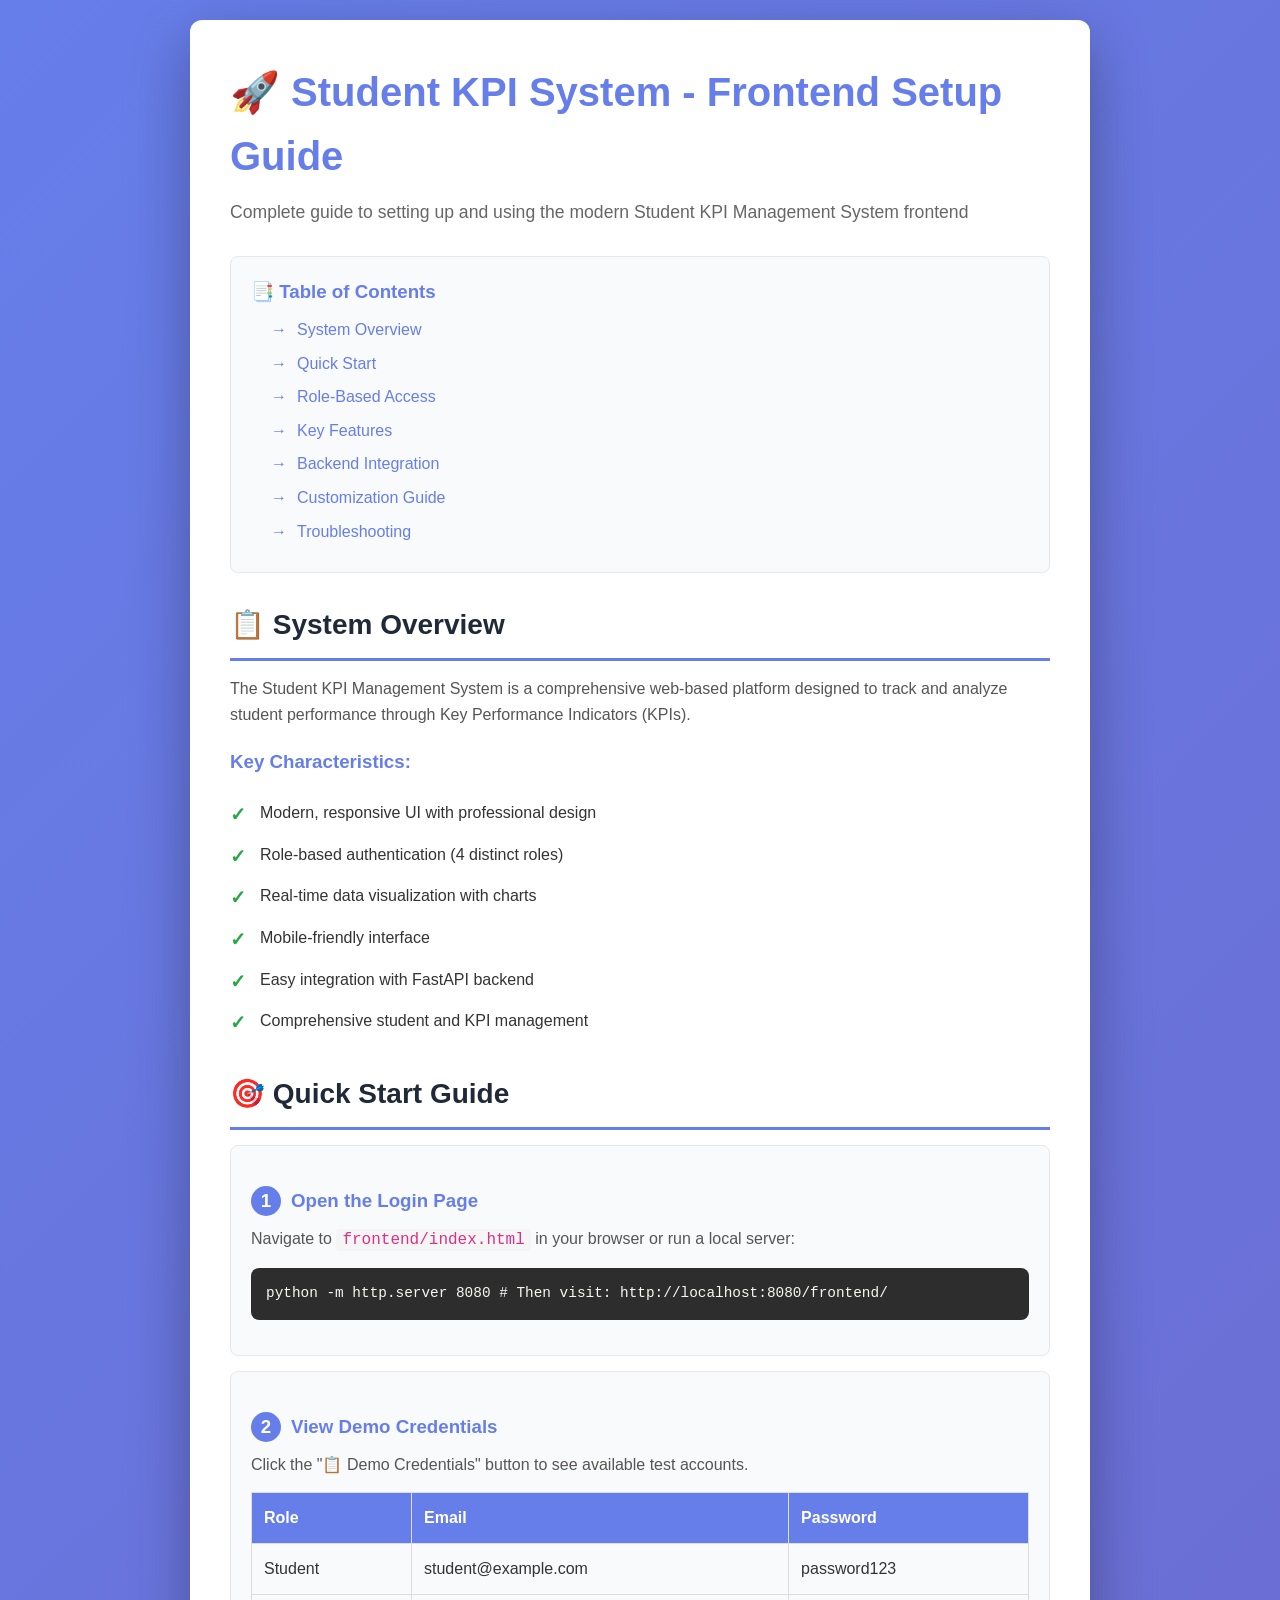
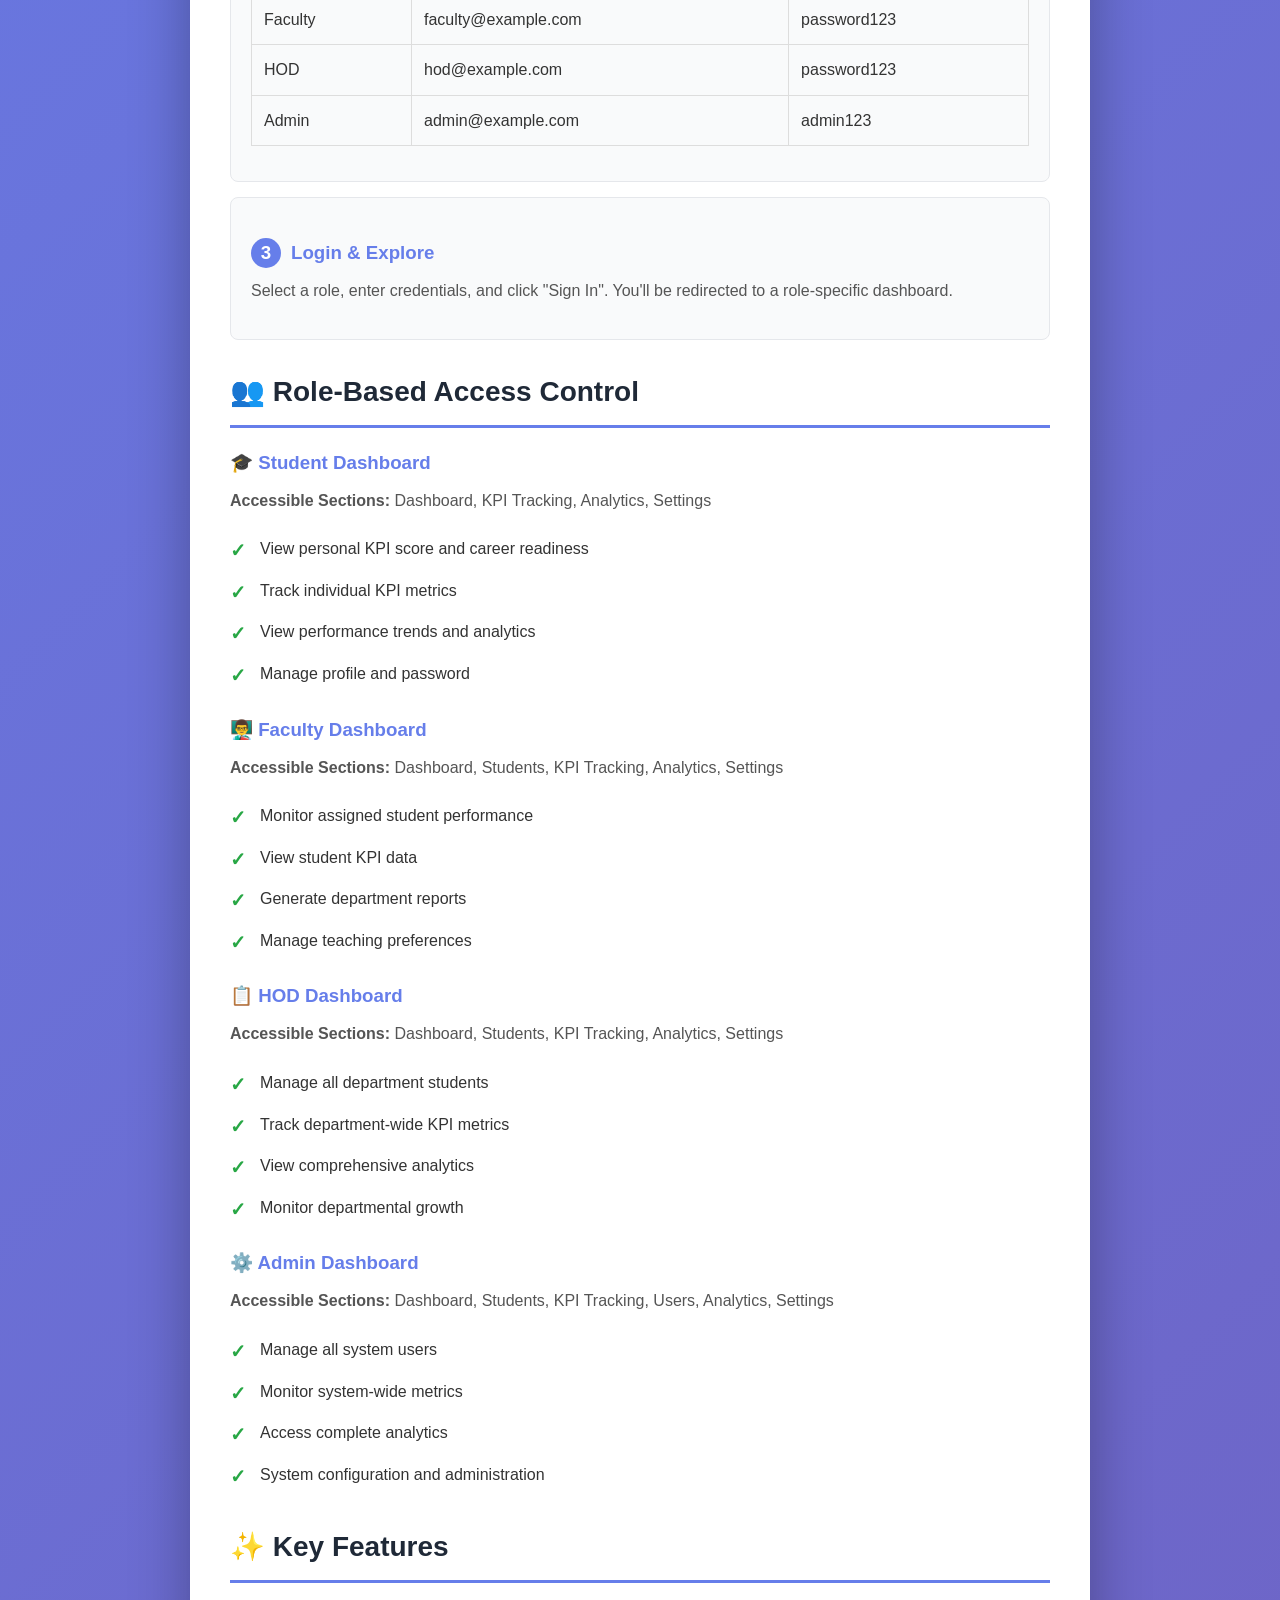
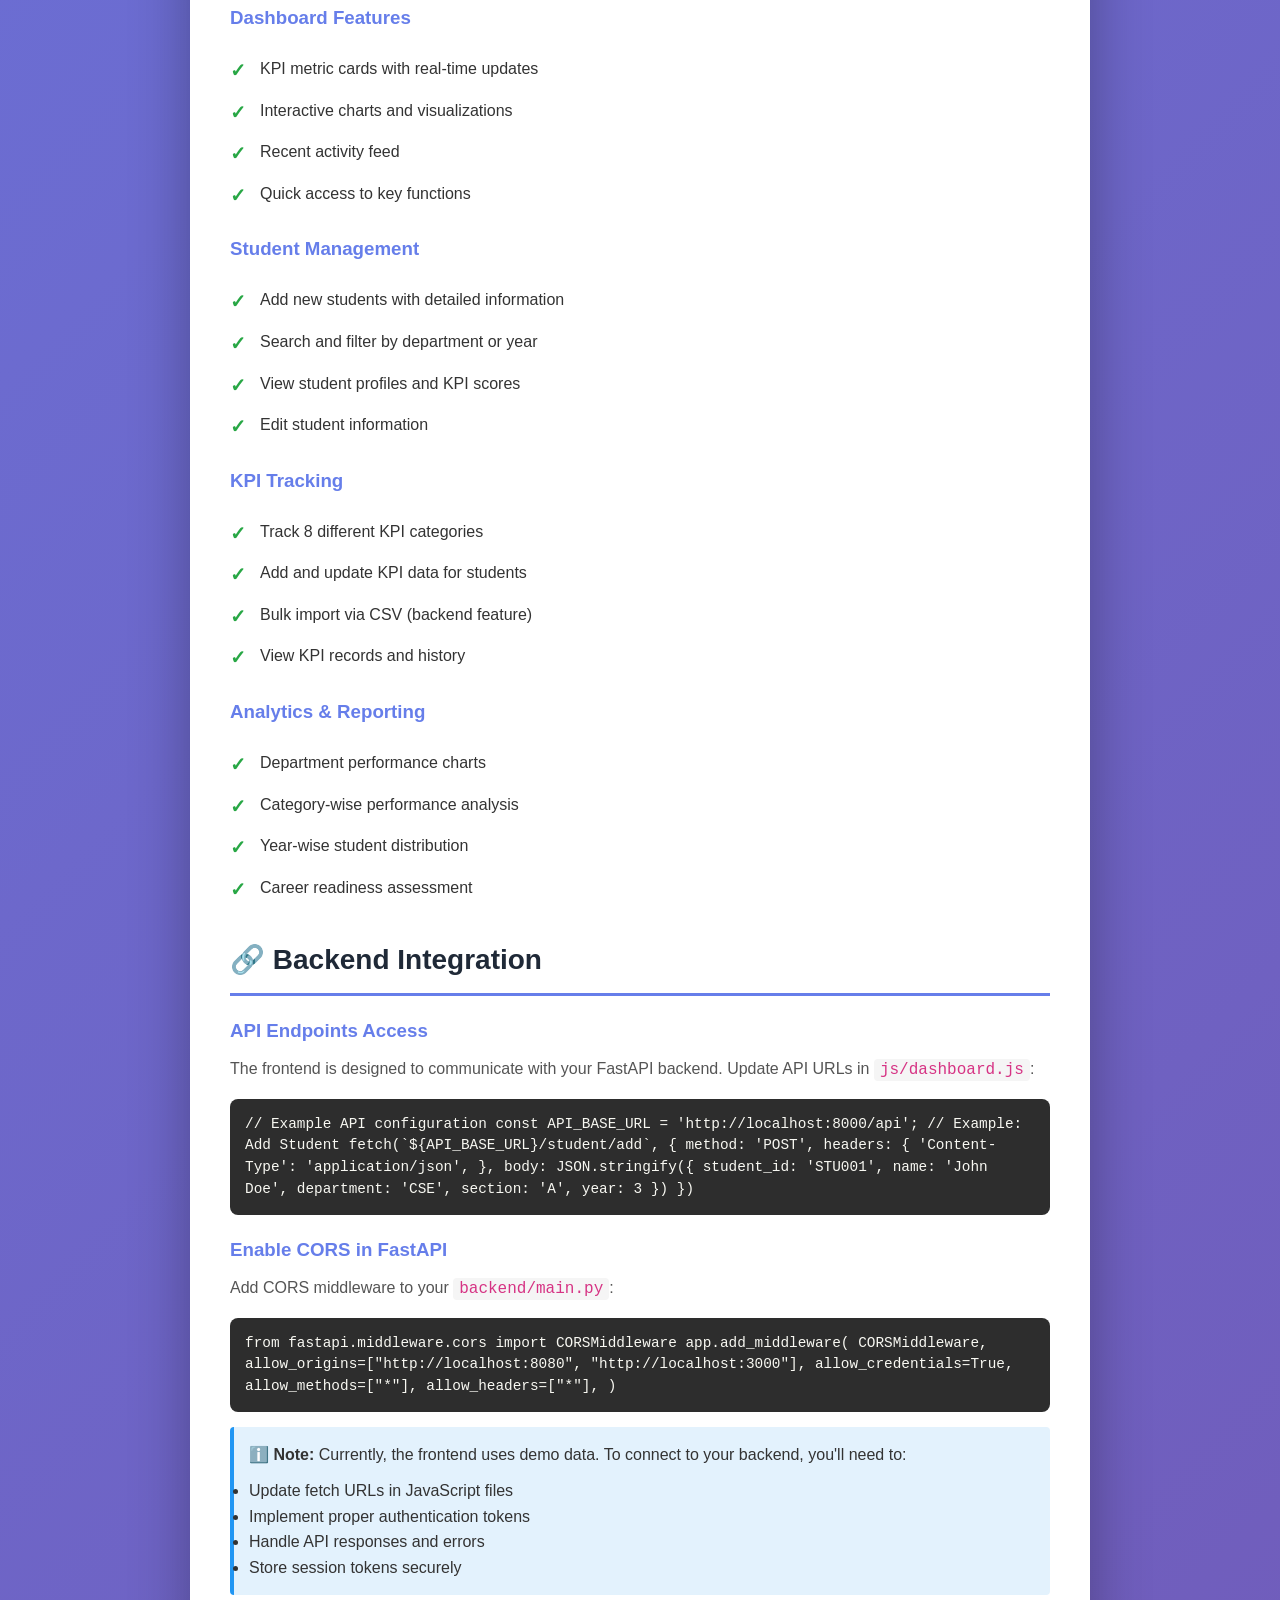
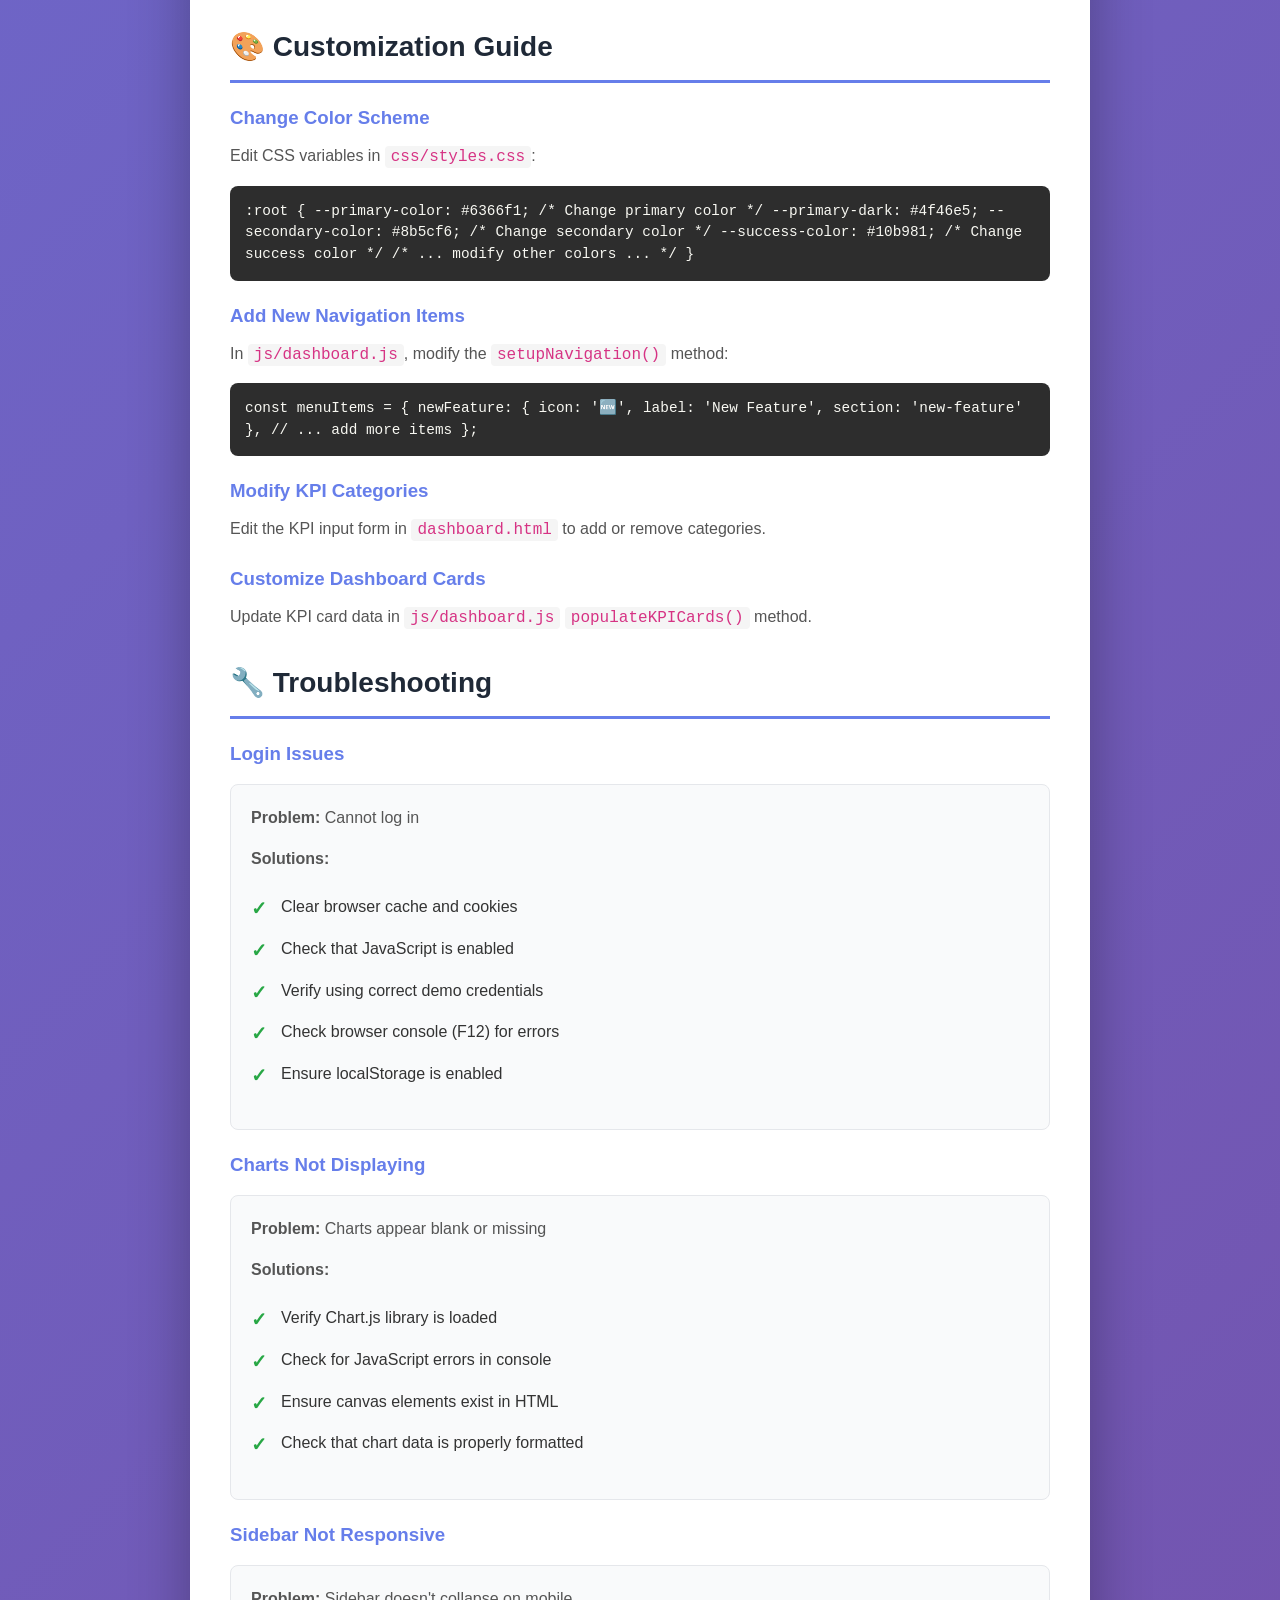
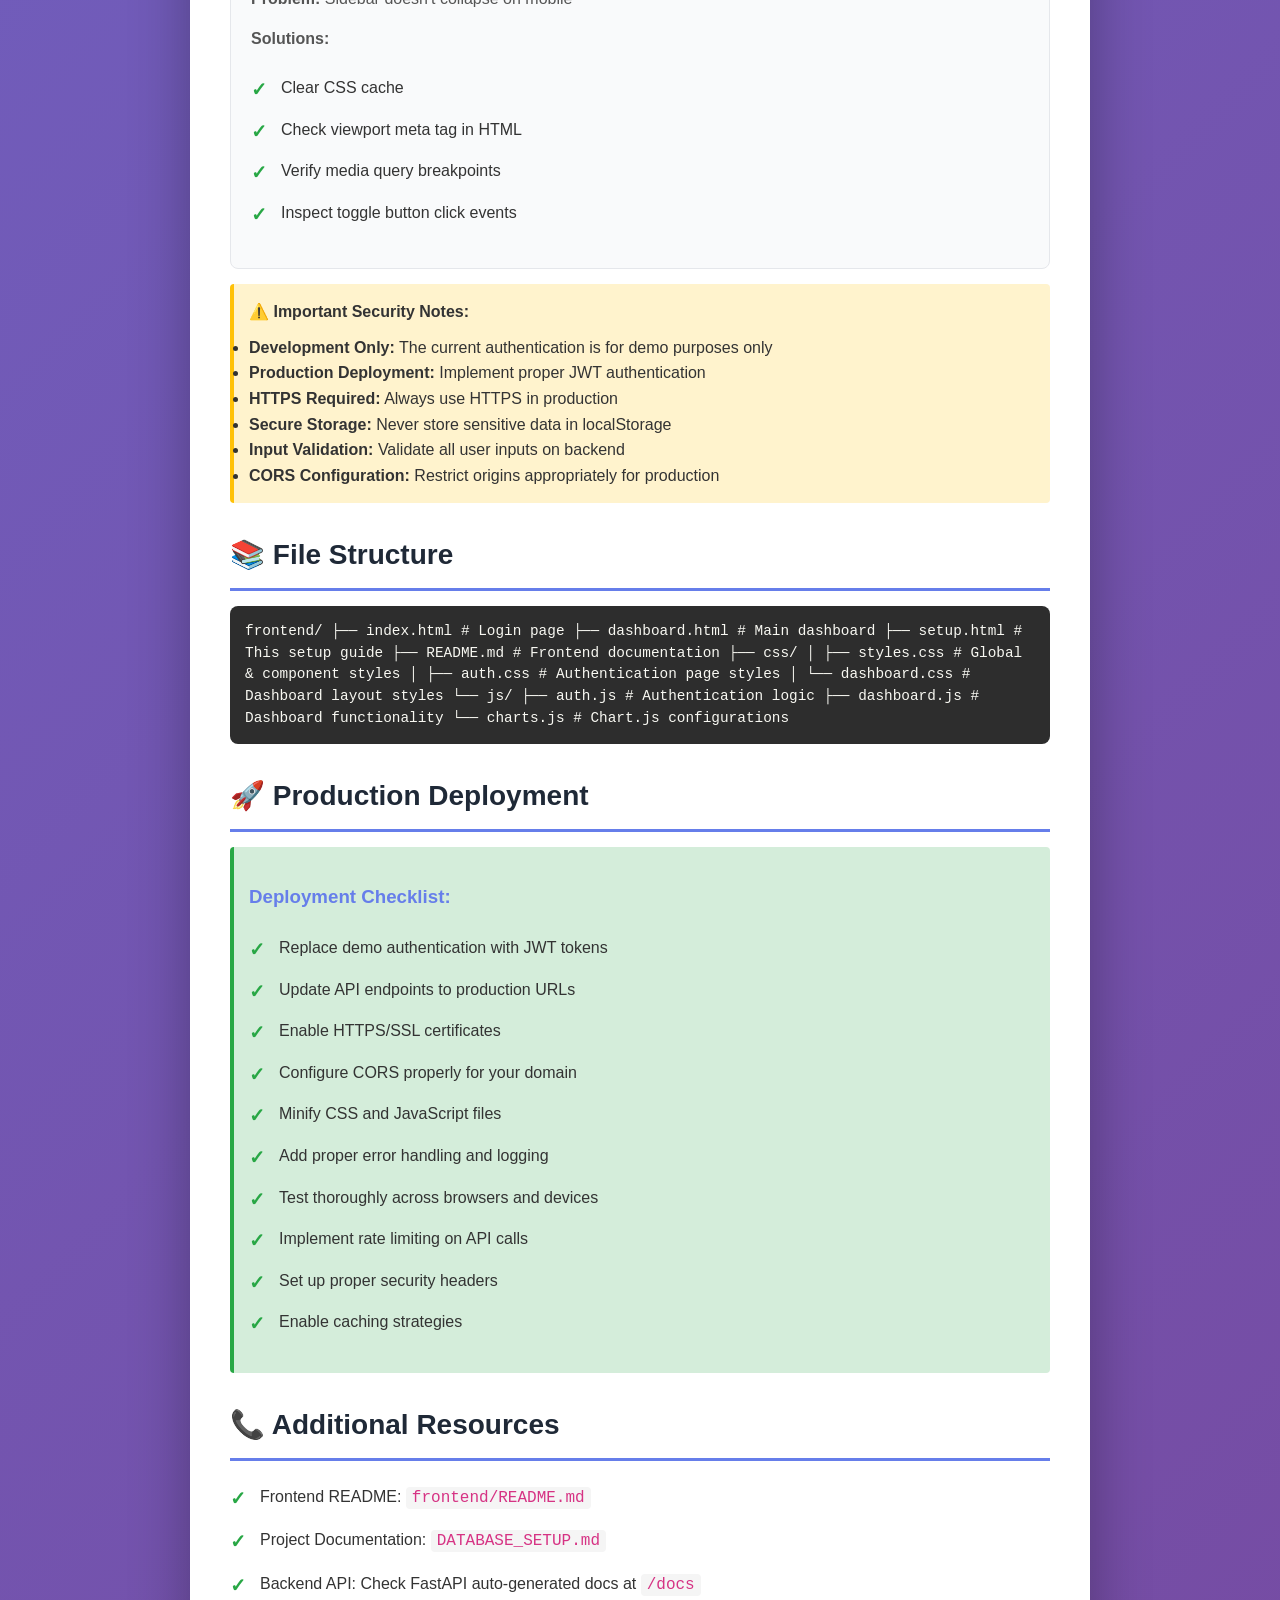
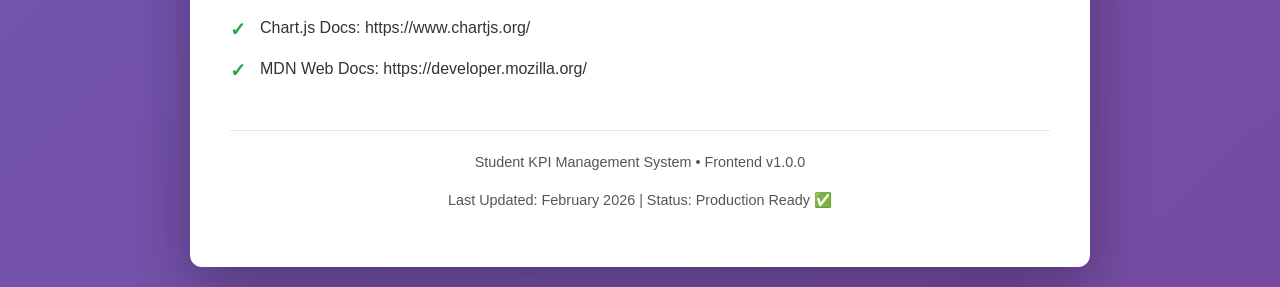
<file: frontend/setup.html>
<!DOCTYPE html>
<html lang="en">
<head>
    <meta charset="UTF-8">
    <meta name="viewport" content="width=device-width, initial-scale=1.0">
    <title>Setup Guide - Student KPI Frontend</title>
    <style>
        * {
            margin: 0;
            padding: 0;
            box-sizing: border-box;
        }

        body {
            font-family: -apple-system, BlinkMacSystemFont, 'Segoe UI', Roboto, sans-serif;
            line-height: 1.6;
            color: #333;
            background: linear-gradient(135deg, #667eea 0%, #764ba2 100%);
            min-height: 100vh;
            padding: 20px;
        }

        .container {
            max-width: 900px;
            margin: 0 auto;
            background: white;
            border-radius: 12px;
            box-shadow: 0 20px 60px rgba(0, 0, 0, 0.3);
            padding: 40px;
        }

        h1 {
            color: #667eea;
            margin-bottom: 10px;
            font-size: 2.5rem;
        }

        .subtitle {
            color: #666;
            margin-bottom: 30px;
            font-size: 1.1rem;
        }

        h2 {
            color: #1f2937;
            margin-top: 30px;
            margin-bottom: 15px;
            font-size: 1.75rem;
            border-bottom: 3px solid #667eea;
            padding-bottom: 10px;
        }

        h3 {
            color: #667eea;
            margin-top: 20px;
            margin-bottom: 10px;
        }

        p {
            margin-bottom: 15px;
            color: #555;
        }

        code {
            background-color: #f5f5f5;
            padding: 2px 6px;
            border-radius: 4px;
            color: #d63384;
            font-family: 'Courier New', monospace;
        }

        .code-block {
            background-color: #2d2d2d;
            color: #f8f8f2;
            padding: 15px;
            border-radius: 8px;
            overflow-x: auto;
            margin: 15px 0;
            font-family: 'Courier New', monospace;
            font-size: 0.9rem;
            line-height: 1.5;
        }

        .code-block code {
            background: none;
            padding: 0;
            color: #f8f8f2;
        }

        .info-box {
            background-color: #e3f2fd;
            border-left: 4px solid #2196f3;
            padding: 15px;
            margin: 15px 0;
            border-radius: 4px;
        }

        .warning-box {
            background-color: #fff3cd;
            border-left: 4px solid #ffc107;
            padding: 15px;
            margin: 15px 0;
            border-radius: 4px;
        }

        .success-box {
            background-color: #d4edda;
            border-left: 4px solid #28a745;
            padding: 15px;
            margin: 15px 0;
            border-radius: 4px;
        }

        .feature-list {
            list-style: none;
            margin: 15px 0;
        }

        .feature-list li {
            padding: 8px 0;
            padding-left: 30px;
            position: relative;
        }

        .feature-list li:before {
            content: "✓";
            position: absolute;
            left: 0;
            color: #28a745;
            font-weight: bold;
            font-size: 1.2rem;
        }

        .step-box {
            background-color: #f9fafb;
            border: 1px solid #e5e7eb;
            padding: 20px;
            border-radius: 8px;
            margin: 15px 0;
        }

        .step-number {
            display: inline-block;
            background-color: #667eea;
            color: white;
            width: 30px;
            height: 30px;
            border-radius: 50%;
            text-align: center;
            line-height: 30px;
            margin-right: 10px;
            font-weight: bold;
        }

        table {
            width: 100%;
            border-collapse: collapse;
            margin: 15px 0;
        }

        th, td {
            border: 1px solid #ddd;
            padding: 12px;
            text-align: left;
        }

        th {
            background-color: #667eea;
            color: white;
        }

        tr:nth-child(even) {
            background-color: #f9fafb;
        }

        .btn-group {
            display: flex;
            gap: 10px;
            margin: 20px 0;
        }

        .btn {
            padding: 10px 20px;
            border: none;
            border-radius: 6px;
            cursor: pointer;
            font-size: 1rem;
            text-decoration: none;
            display: inline-block;
            transition: all 0.3s ease;
        }

        .btn-primary {
            background-color: #667eea;
            color: white;
        }

        .btn-primary:hover {
            background-color: #5568d3;
            transform: translateY(-2px);
        }

        .btn-secondary {
            background-color: #e0e7ff;
            color: #667eea;
            border: 1px solid #667eea;
        }

        .btn-secondary:hover {
            background-color: #667eea;
            color: white;
        }

        .toc {
            background-color: #f9fafb;
            border: 1px solid #e5e7eb;
            padding: 20px;
            border-radius: 8px;
            margin: 20px 0;
        }

        .toc h3 {
            margin-top: 0;
        }

        .toc ul {
            list-style: none;
        }

        .toc li {
            margin: 8px 0;
            padding-left: 20px;
        }

        .toc li:before {
            content: "→";
            margin-right: 10px;
            color: #667eea;
        }

        .toc a {
            color: #667eea;
            text-decoration: none;
        }

        .toc a:hover {
            text-decoration: underline;
        }

        footer {
            margin-top: 40px;
            padding-top: 20px;
            border-top: 1px solid #e5e7eb;
            text-align: center;
            color: #666;
            font-size: 0.9rem;
        }

        @media (max-width: 768px) {
            .container {
                padding: 20px;
            }

            h1 {
                font-size: 1.8rem;
            }

            h2 {
                font-size: 1.4rem;
            }
        }
    </style>
</head>
<body>
    <div class="container">
        <h1>🚀 Student KPI System - Frontend Setup Guide</h1>
        <p class="subtitle">Complete guide to setting up and using the modern Student KPI Management System frontend</p>

        <div class="toc">
            <h3>📑 Table of Contents</h3>
            <ul>
                <li><a href="#overview">System Overview</a></li>
                <li><a href="#quick-start">Quick Start</a></li>
                <li><a href="#roles">Role-Based Access</a></li>
                <li><a href="#features">Key Features</a></li>
                <li><a href="#integration">Backend Integration</a></li>
                <li><a href="#customization">Customization Guide</a></li>
                <li><a href="#troubleshooting">Troubleshooting</a></li>
            </ul>
        </div>

        <h2 id="overview">📋 System Overview</h2>
        <p>The Student KPI Management System is a comprehensive web-based platform designed to track and analyze student performance through Key Performance Indicators (KPIs).</p>

        <h3>Key Characteristics:</h3>
        <ul class="feature-list">
            <li>Modern, responsive UI with professional design</li>
            <li>Role-based authentication (4 distinct roles)</li>
            <li>Real-time data visualization with charts</li>
            <li>Mobile-friendly interface</li>
            <li>Easy integration with FastAPI backend</li>
            <li>Comprehensive student and KPI management</li>
        </ul>

        <h2 id="quick-start">🎯 Quick Start Guide</h2>

        <div class="step-box">
            <h3><span class="step-number">1</span>Open the Login Page</h3>
            <p>Navigate to <code>frontend/index.html</code> in your browser or run a local server:</p>
            <div class="code-block"><code>python -m http.server 8080
# Then visit: http://localhost:8080/frontend/</code></div>
        </div>

        <div class="step-box">
            <h3><span class="step-number">2</span>View Demo Credentials</h3>
            <p>Click the "📋 Demo Credentials" button to see available test accounts.</p>
            <table>
                <thead>
                    <tr>
                        <th>Role</th>
                        <th>Email</th>
                        <th>Password</th>
                    </tr>
                </thead>
                <tbody>
                    <tr>
                        <td>Student</td>
                        <td>student@example.com</td>
                        <td>password123</td>
                    </tr>
                    <tr>
                        <td>Faculty</td>
                        <td>faculty@example.com</td>
                        <td>password123</td>
                    </tr>
                    <tr>
                        <td>HOD</td>
                        <td>hod@example.com</td>
                        <td>password123</td>
                    </tr>
                    <tr>
                        <td>Admin</td>
                        <td>admin@example.com</td>
                        <td>admin123</td>
                    </tr>
                </tbody>
            </table>
        </div>

        <div class="step-box">
            <h3><span class="step-number">3</span>Login & Explore</h3>
            <p>Select a role, enter credentials, and click "Sign In". You'll be redirected to a role-specific dashboard.</p>
        </div>

        <h2 id="roles">👥 Role-Based Access Control</h2>

        <h3>🎓 Student Dashboard</h3>
        <p><strong>Accessible Sections:</strong> Dashboard, KPI Tracking, Analytics, Settings</p>
        <ul class="feature-list">
            <li>View personal KPI score and career readiness</li>
            <li>Track individual KPI metrics</li>
            <li>View performance trends and analytics</li>
            <li>Manage profile and password</li>
        </ul>

        <h3>👨‍🏫 Faculty Dashboard</h3>
        <p><strong>Accessible Sections:</strong> Dashboard, Students, KPI Tracking, Analytics, Settings</p>
        <ul class="feature-list">
            <li>Monitor assigned student performance</li>
            <li>View student KPI data</li>
            <li>Generate department reports</li>
            <li>Manage teaching preferences</li>
        </ul>

        <h3>📋 HOD Dashboard</h3>
        <p><strong>Accessible Sections:</strong> Dashboard, Students, KPI Tracking, Analytics, Settings</p>
        <ul class="feature-list">
            <li>Manage all department students</li>
            <li>Track department-wide KPI metrics</li>
            <li>View comprehensive analytics</li>
            <li>Monitor departmental growth</li>
        </ul>

        <h3>⚙️ Admin Dashboard</h3>
        <p><strong>Accessible Sections:</strong> Dashboard, Students, KPI Tracking, Users, Analytics, Settings</p>
        <ul class="feature-list">
            <li>Manage all system users</li>
            <li>Monitor system-wide metrics</li>
            <li>Access complete analytics</li>
            <li>System configuration and administration</li>
        </ul>

        <h2 id="features">✨ Key Features</h2>

        <h3>Dashboard Features</h3>
        <ul class="feature-list">
            <li>KPI metric cards with real-time updates</li>
            <li>Interactive charts and visualizations</li>
            <li>Recent activity feed</li>
            <li>Quick access to key functions</li>
        </ul>

        <h3>Student Management</h3>
        <ul class="feature-list">
            <li>Add new students with detailed information</li>
            <li>Search and filter by department or year</li>
            <li>View student profiles and KPI scores</li>
            <li>Edit student information</li>
        </ul>

        <h3>KPI Tracking</h3>
        <ul class="feature-list">
            <li>Track 8 different KPI categories</li>
            <li>Add and update KPI data for students</li>
            <li>Bulk import via CSV (backend feature)</li>
            <li>View KPI records and history</li>
        </ul>

        <h3>Analytics & Reporting</h3>
        <ul class="feature-list">
            <li>Department performance charts</li>
            <li>Category-wise performance analysis</li>
            <li>Year-wise student distribution</li>
            <li>Career readiness assessment</li>
        </ul>

        <h2 id="integration">🔗 Backend Integration</h2>

        <h3>API Endpoints Access</h3>
        <p>The frontend is designed to communicate with your FastAPI backend. Update API URLs in <code>js/dashboard.js</code>:</p>

        <div class="code-block"><code>// Example API configuration
const API_BASE_URL = 'http://localhost:8000/api';

// Example: Add Student
fetch(`${API_BASE_URL}/student/add`, {
    method: 'POST',
    headers: {
        'Content-Type': 'application/json',
    },
    body: JSON.stringify({
        student_id: 'STU001',
        name: 'John Doe',
        department: 'CSE',
        section: 'A',
        year: 3
    })
})</code></div>

        <h3>Enable CORS in FastAPI</h3>
        <p>Add CORS middleware to your <code>backend/main.py</code>:</p>

        <div class="code-block"><code>from fastapi.middleware.cors import CORSMiddleware

app.add_middleware(
    CORSMiddleware,
    allow_origins=["http://localhost:8080", "http://localhost:3000"],
    allow_credentials=True,
    allow_methods=["*"],
    allow_headers=["*"],
)</code></div>

        <div class="info-box">
            <strong>ℹ️ Note:</strong> Currently, the frontend uses demo data. To connect to your backend, you'll need to:
            <ul style="margin-top: 10px;">
                <li>Update fetch URLs in JavaScript files</li>
                <li>Implement proper authentication tokens</li>
                <li>Handle API responses and errors</li>
                <li>Store session tokens securely</li>
            </ul>
        </div>

        <h2 id="customization">🎨 Customization Guide</h2>

        <h3>Change Color Scheme</h3>
        <p>Edit CSS variables in <code>css/styles.css</code>:</p>

        <div class="code-block"><code>:root {
    --primary-color: #6366f1;      /* Change primary color */
    --primary-dark: #4f46e5;
    --secondary-color: #8b5cf6;    /* Change secondary color */
    --success-color: #10b981;      /* Change success color */
    /* ... modify other colors ... */
}</code></div>

        <h3>Add New Navigation Items</h3>
        <p>In <code>js/dashboard.js</code>, modify the <code>setupNavigation()</code> method:</p>

        <div class="code-block"><code>const menuItems = {
    newFeature: { 
        icon: '🆕', 
        label: 'New Feature', 
        section: 'new-feature' 
    },
    // ... add more items
};</code></div>

        <h3>Modify KPI Categories</h3>
        <p>Edit the KPI input form in <code>dashboard.html</code> to add or remove categories.</p>

        <h3>Customize Dashboard Cards</h3>
        <p>Update KPI card data in <code>js/dashboard.js</code> <code>populateKPICards()</code> method.</p>

        <h2 id="troubleshooting">🔧 Troubleshooting</h2>

        <h3>Login Issues</h3>
        <div class="step-box">
            <p><strong>Problem:</strong> Cannot log in</p>
            <p><strong>Solutions:</strong></p>
            <ul class="feature-list">
                <li>Clear browser cache and cookies</li>
                <li>Check that JavaScript is enabled</li>
                <li>Verify using correct demo credentials</li>
                <li>Check browser console (F12) for errors</li>
                <li>Ensure localStorage is enabled</li>
            </ul>
        </div>

        <h3>Charts Not Displaying</h3>
        <div class="step-box">
            <p><strong>Problem:</strong> Charts appear blank or missing</p>
            <p><strong>Solutions:</strong></p>
            <ul class="feature-list">
                <li>Verify Chart.js library is loaded</li>
                <li>Check for JavaScript errors in console</li>
                <li>Ensure canvas elements exist in HTML</li>
                <li>Check that chart data is properly formatted</li>
            </ul>
        </div>

        <h3>Sidebar Not Responsive</h3>
        <div class="step-box">
            <p><strong>Problem:</strong> Sidebar doesn't collapse on mobile</p>
            <p><strong>Solutions:</strong></p>
            <ul class="feature-list">
                <li>Clear CSS cache</li>
                <li>Check viewport meta tag in HTML</li>
                <li>Verify media query breakpoints</li>
                <li>Inspect toggle button click events</li>
            </ul>
        </div>

        <div class="warning-box">
            <strong>⚠️ Important Security Notes:</strong>
            <ul style="margin-top: 10px;">
                <li><strong>Development Only:</strong> The current authentication is for demo purposes only</li>
                <li><strong>Production Deployment:</strong> Implement proper JWT authentication</li>
                <li><strong>HTTPS Required:</strong> Always use HTTPS in production</li>
                <li><strong>Secure Storage:</strong> Never store sensitive data in localStorage</li>
                <li><strong>Input Validation:</strong> Validate all user inputs on backend</li>
                <li><strong>CORS Configuration:</strong> Restrict origins appropriately for production</li>
            </ul>
        </div>

        <h2>📚 File Structure</h2>

        <div class="code-block"><code>frontend/
├── index.html              # Login page
├── dashboard.html          # Main dashboard
├── setup.html              # This setup guide
├── README.md               # Frontend documentation
├── css/
│   ├── styles.css         # Global & component styles
│   ├── auth.css           # Authentication page styles
│   └── dashboard.css      # Dashboard layout styles
└── js/
    ├── auth.js            # Authentication logic
    ├── dashboard.js       # Dashboard functionality
    └── charts.js          # Chart.js configurations</code></div>

        <h2>🚀 Production Deployment</h2>

        <div class="success-box">
            <h3>Deployment Checklist:</h3>
            <ul class="feature-list">
                <li>Replace demo authentication with JWT tokens</li>
                <li>Update API endpoints to production URLs</li>
                <li>Enable HTTPS/SSL certificates</li>
                <li>Configure CORS properly for your domain</li>
                <li>Minify CSS and JavaScript files</li>
                <li>Add proper error handling and logging</li>
                <li>Test thoroughly across browsers and devices</li>
                <li>Implement rate limiting on API calls</li>
                <li>Set up proper security headers</li>
                <li>Enable caching strategies</li>
            </ul>
        </div>

        <h2>📞 Additional Resources</h2>

        <ul class="feature-list">
            <li>Frontend README: <code>frontend/README.md</code></li>
            <li>Project Documentation: <code>DATABASE_SETUP.md</code></li>
            <li>Backend API: Check FastAPI auto-generated docs at <code>/docs</code></li>
            <li>Chart.js Docs: https://www.chartjs.org/</li>
            <li>MDN Web Docs: https://developer.mozilla.org/</li>
        </ul>

        <footer>
            <p>Student KPI Management System • Frontend v1.0.0</p>
            <p>Last Updated: February 2026 | Status: Production Ready ✅</p>
        </footer>
    </div>
</body>
</html>
</file>
<file: frontend/css/neon-theme.css>
/* ============================================
   NEON THEME - CSS DESIGN SYSTEM
   Student KPI AI Agent
   ============================================ */

@import url('https://fonts.googleapis.com/css2?family=Orbitron:wght@400;500;600;700;900&family=Inter:wght@300;400;500;600;700&family=JetBrains+Mono:wght@300;400;500&display=swap');

/* ---- CSS Variables ---- */
:root {
  /* Core Neon Colors */
  --neon-cyan: #00f5ff;
  --neon-purple: #bf00ff;
  --neon-pink: #ff006e;
  --neon-green: #39ff14;
  --neon-yellow: #fff000;
  --neon-blue: #0080ff;
  --neon-orange: #ff6600;

  /* Glow variants */
  --glow-cyan: 0 0 10px #00f5ff, 0 0 20px #00f5ff, 0 0 40px #00f5ff;
  --glow-purple: 0 0 10px #bf00ff, 0 0 20px #bf00ff, 0 0 40px #bf00ff;
  --glow-pink: 0 0 10px #ff006e, 0 0 20px #ff006e, 0 0 40px #ff006e;
  --glow-green: 0 0 10px #39ff14, 0 0 20px #39ff14, 0 0 40px #39ff14;
  --glow-blue: 0 0 10px #0080ff, 0 0 20px #0080ff;

  /* Dark Background System */
  --bg-void: #020408;
  --bg-deep: #050d15;
  --bg-dark: #080f1a;
  --bg-card: rgba(8, 20, 35, 0.85);
  --bg-glass: rgba(0, 245, 255, 0.04);
  --bg-glass-hover: rgba(0, 245, 255, 0.08);
  --bg-input: rgba(0, 245, 255, 0.06);

  /* Borders */
  --border-neon: 1px solid rgba(0, 245, 255, 0.3);
  --border-bright: 1px solid rgba(0, 245, 255, 0.7);
  --border-purple: 1px solid rgba(191, 0, 255, 0.4);
  --border-pink: 1px solid rgba(255, 0, 110, 0.4);

  /* Typography */
  --font-display: 'Orbitron', sans-serif;
  --font-body: 'Inter', sans-serif;
  --font-mono: 'JetBrains Mono', monospace;

  /* Transitions */
  --transition-fast: 0.15s ease;
  --transition-med: 0.3s ease;
  --transition-slow: 0.6s ease;

  /* Spacing */
  --radius-sm: 6px;
  --radius-md: 12px;
  --radius-lg: 20px;
  --radius-xl: 30px;
}

/* ---- Reset & Base ---- */
*,
*::before,
*::after {
  box-sizing: border-box;
  margin: 0;
  padding: 0;
}

html {
  scroll-behavior: smooth;
}

body {
  font-family: var(--font-body);
  background-color: var(--bg-void);
  color: #c8e8ff;
  line-height: 1.6;
  overflow-x: hidden;
  min-height: 100vh;
}

/* ---- Scrollbar ---- */
::-webkit-scrollbar {
  width: 6px;
  height: 6px;
}

::-webkit-scrollbar-track {
  background: var(--bg-deep);
}

::-webkit-scrollbar-thumb {
  background: linear-gradient(var(--neon-cyan), var(--neon-purple));
  border-radius: 3px;
}

/* ---- Selection ---- */
::selection {
  background: rgba(0, 245, 255, 0.3);
  color: var(--neon-cyan);
}

/* ---- Animated Background ---- */
.bg-grid {
  position: fixed;
  top: 0;
  left: 0;
  width: 100%;
  height: 100%;
  pointer-events: none;
  z-index: 0;
  background-image:
    linear-gradient(rgba(0, 245, 255, 0.03) 1px, transparent 1px),
    linear-gradient(90deg, rgba(0, 245, 255, 0.03) 1px, transparent 1px);
  background-size: 40px 40px;
}

.bg-scanlines {
  position: fixed;
  top: 0;
  left: 0;
  width: 100%;
  height: 100%;
  pointer-events: none;
  z-index: 1;
  background: repeating-linear-gradient(0deg,
      transparent,
      transparent 2px,
      rgba(0, 0, 0, 0.08) 2px,
      rgba(0, 0, 0, 0.08) 4px);
}

/* ---- Neon Text Utilities ---- */
.text-neon-cyan {
  color: var(--neon-cyan);
  text-shadow: var(--glow-cyan);
}

.text-neon-purple {
  color: var(--neon-purple);
  text-shadow: var(--glow-purple);
}

.text-neon-pink {
  color: var(--neon-pink);
  text-shadow: var(--glow-pink);
}

.text-neon-green {
  color: var(--neon-green);
  text-shadow: var(--glow-green);
}

.font-display {
  font-family: var(--font-display);
}

.font-mono {
  font-family: var(--font-mono);
}

/* ---- Glassmorphism Cards ---- */
.glass-card {
  background: var(--bg-card);
  border: var(--border-neon);
  border-radius: var(--radius-lg);
  backdrop-filter: blur(20px);
  -webkit-backdrop-filter: blur(20px);
  position: relative;
  overflow: hidden;
  transition: all var(--transition-med);
}

.glass-card::before {
  content: '';
  position: absolute;
  top: 0;
  left: 0;
  right: 0;
  height: 1px;
  background: linear-gradient(90deg, transparent, var(--neon-cyan), transparent);
  opacity: 0.6;
}

.glass-card:hover {
  border-color: rgba(0, 245, 255, 0.6);
  box-shadow: 0 0 30px rgba(0, 245, 255, 0.1), inset 0 0 30px rgba(0, 245, 255, 0.03);
  transform: translateY(-2px);
}

/* ---- Neon Buttons ---- */
.btn {
  display: inline-flex;
  align-items: center;
  gap: 8px;
  padding: 10px 20px;
  border-radius: var(--radius-sm);
  font-family: var(--font-body);
  font-size: 0.875rem;
  font-weight: 600;
  cursor: pointer;
  transition: all var(--transition-med);
  border: none;
  text-decoration: none;
  white-space: nowrap;
  letter-spacing: 0.5px;
}

.btn-neon-cyan {
  background: transparent;
  color: var(--neon-cyan);
  border: 1px solid var(--neon-cyan);
  box-shadow: 0 0 10px rgba(0, 245, 255, 0.2), inset 0 0 10px rgba(0, 245, 255, 0.05);
}

.btn-neon-cyan:hover {
  background: rgba(0, 245, 255, 0.1);
  box-shadow: var(--glow-cyan), inset 0 0 20px rgba(0, 245, 255, 0.1);
  transform: translateY(-1px);
}

.btn-neon-purple {
  background: transparent;
  color: var(--neon-purple);
  border: 1px solid var(--neon-purple);
  box-shadow: 0 0 10px rgba(191, 0, 255, 0.2), inset 0 0 10px rgba(191, 0, 255, 0.05);
}

.btn-neon-purple:hover {
  background: rgba(191, 0, 255, 0.1);
  box-shadow: var(--glow-purple), inset 0 0 20px rgba(191, 0, 255, 0.1);
}

.btn-neon-pink {
  background: transparent;
  color: var(--neon-pink);
  border: 1px solid var(--neon-pink);
  box-shadow: 0 0 10px rgba(255, 0, 110, 0.2);
}

.btn-neon-pink:hover {
  background: rgba(255, 0, 110, 0.1);
  box-shadow: var(--glow-pink);
}

.btn-solid-cyan {
  background: linear-gradient(135deg, #00c8e6, #00f5ff);
  color: #000;
  font-weight: 700;
  box-shadow: 0 0 20px rgba(0, 245, 255, 0.4);
}

.btn-solid-cyan:hover {
  box-shadow: var(--glow-cyan);
  transform: translateY(-2px);
}

.btn-solid-purple {
  background: linear-gradient(135deg, #8800cc, #bf00ff);
  color: #fff;
  font-weight: 700;
  box-shadow: 0 0 20px rgba(191, 0, 255, 0.4);
}

.btn-solid-purple:hover {
  box-shadow: var(--glow-purple);
  transform: translateY(-2px);
}

.btn-sm {
  padding: 6px 14px;
  font-size: 0.78rem;
}

.btn-lg {
  padding: 14px 32px;
  font-size: 1rem;
}

/* ---- Neon Form Inputs ---- */
.neon-input {
  width: 100%;
  padding: 12px 16px;
  background: var(--bg-input);
  border: var(--border-neon);
  border-radius: var(--radius-sm);
  color: #c8e8ff;
  font-family: var(--font-body);
  font-size: 0.9rem;
  transition: all var(--transition-med);
  outline: none;
}

.neon-input:focus {
  border-color: var(--neon-cyan);
  box-shadow: 0 0 0 2px rgba(0, 245, 255, 0.15), 0 0 20px rgba(0, 245, 255, 0.1);
  background: rgba(0, 245, 255, 0.08);
}

.neon-input::placeholder {
  color: rgba(120, 180, 220, 0.5);
}

.neon-select {
  width: 100%;
  padding: 12px 16px;
  background: var(--bg-input);
  border: var(--border-neon);
  border-radius: var(--radius-sm);
  color: #c8e8ff;
  font-family: var(--font-body);
  font-size: 0.9rem;
  cursor: pointer;
  outline: none;
  appearance: none;
  -webkit-appearance: none;
  background-image: url("data:image/svg+xml,%3Csvg xmlns='http://www.w3.org/2000/svg' width='12' height='12' viewBox='0 0 12 12'%3E%3Cpath fill='%2300f5ff' d='M6 8L1 3h10z'/%3E%3C/svg%3E");
  background-repeat: no-repeat;
  background-position: right 12px center;
  padding-right: 36px;
}

.neon-select:focus {
  border-color: var(--neon-cyan);
  box-shadow: 0 0 0 2px rgba(0, 245, 255, 0.15);
}

.neon-select option {
  background: #0a1628;
  color: #c8e8ff;
}

/* ---- Form Labels ---- */
.form-label {
  display: block;
  font-size: 0.78rem;
  font-weight: 600;
  color: var(--neon-cyan);
  letter-spacing: 1px;
  text-transform: uppercase;
  margin-bottom: 8px;
  font-family: var(--font-mono);
}

/* ---- Badge / Tag ---- */
.neon-badge {
  display: inline-flex;
  align-items: center;
  padding: 3px 10px;
  border-radius: 100px;
  font-size: 0.72rem;
  font-weight: 600;
  letter-spacing: 0.5px;
  text-transform: uppercase;
}

.badge-high {
  background: rgba(57, 255, 20, 0.15);
  color: var(--neon-green);
  border: 1px solid rgba(57, 255, 20, 0.4);
  box-shadow: 0 0 8px rgba(57, 255, 20, 0.2);
}

.badge-moderate {
  background: rgba(0, 245, 255, 0.15);
  color: var(--neon-cyan);
  border: 1px solid rgba(0, 245, 255, 0.4);
}

.badge-developing {
  background: rgba(255, 102, 0, 0.15);
  color: var(--neon-orange);
  border: 1px solid rgba(255, 102, 0, 0.4);
}

.badge-low {
  background: rgba(255, 0, 110, 0.15);
  color: var(--neon-pink);
  border: 1px solid rgba(255, 0, 110, 0.4);
}

/* ---- Neon Progress Bar ---- */
.neon-progress {
  height: 6px;
  background: rgba(0, 245, 255, 0.1);
  border-radius: 3px;
  overflow: hidden;
  border: 1px solid rgba(0, 245, 255, 0.2);
}

.neon-progress-fill {
  height: 100%;
  border-radius: 3px;
  transition: width 1s ease;
  position: relative;
}

.neon-progress-fill::after {
  content: '';
  position: absolute;
  top: 0;
  right: 0;
  width: 4px;
  height: 100%;
  background: rgba(255, 255, 255, 0.8);
  border-radius: 2px;
  box-shadow: 0 0 6px var(--neon-cyan);
}

.progress-cyan {
  background: linear-gradient(90deg, #0080ff, #00f5ff);
}

.progress-purple {
  background: linear-gradient(90deg, #6600cc, #bf00ff);
}

.progress-pink {
  background: linear-gradient(90deg, #cc0055, #ff006e);
}

.progress-green {
  background: linear-gradient(90deg, #1a8800, #39ff14);
}

/* ---- Data Table ---- */
.neon-table {
  width: 100%;
  border-collapse: collapse;
  font-size: 0.88rem;
}

.neon-table thead th {
  padding: 14px 16px;
  text-align: left;
  font-family: var(--font-mono);
  font-size: 0.72rem;
  letter-spacing: 1.5px;
  text-transform: uppercase;
  color: var(--neon-cyan);
  border-bottom: 1px solid rgba(0, 245, 255, 0.3);
  font-weight: 500;
}

.neon-table tbody tr {
  border-bottom: 1px solid rgba(0, 245, 255, 0.07);
  transition: all var(--transition-fast);
}

.neon-table tbody tr:hover {
  background: rgba(0, 245, 255, 0.04);
  border-color: rgba(0, 245, 255, 0.2);
}

.neon-table tbody td {
  padding: 12px 16px;
  color: #a8d4f0;
  vertical-align: middle;
}

/* ---- Animations ---- */
@keyframes neonPulse {

  0%,
  100% {
    opacity: 1;
  }

  50% {
    opacity: 0.6;
  }
}

@keyframes dataStream {
  0% {
    transform: translateY(-100%);
    opacity: 0;
  }

  50% {
    opacity: 1;
  }

  100% {
    transform: translateY(100%);
    opacity: 0;
  }
}

@keyframes glowPulse {

  0%,
  100% {
    box-shadow: 0 0 10px rgba(0, 245, 255, 0.3);
  }

  50% {
    box-shadow: 0 0 30px rgba(0, 245, 255, 0.8), 0 0 60px rgba(0, 245, 255, 0.3);
  }
}

@keyframes scanLine {
  0% {
    transform: translateY(-100vh);
  }

  100% {
    transform: translateY(100vh);
  }
}

@keyframes float {

  0%,
  100% {
    transform: translateY(0);
  }

  50% {
    transform: translateY(-8px);
  }
}

@keyframes spin {
  from {
    transform: rotate(0deg);
  }

  to {
    transform: rotate(360deg);
  }
}

@keyframes fadeInUp {
  from {
    opacity: 0;
    transform: translateY(30px);
  }

  to {
    opacity: 1;
    transform: translateY(0);
  }
}

@keyframes fadeIn {
  from {
    opacity: 0;
  }

  to {
    opacity: 1;
  }
}

@keyframes slideInLeft {
  from {
    opacity: 0;
    transform: translateX(-30px);
  }

  to {
    opacity: 1;
    transform: translateX(0);
  }
}

@keyframes countUp {
  from {
    opacity: 0;
    transform: scale(0.8);
  }

  to {
    opacity: 1;
    transform: scale(1);
  }
}

@keyframes borderGlow {

  0%,
  100% {
    border-color: rgba(0, 245, 255, 0.3);
  }

  50% {
    border-color: rgba(0, 245, 255, 0.8);
    box-shadow: 0 0 20px rgba(0, 245, 255, 0.3);
  }
}

@keyframes typewriter {
  from {
    width: 0;
  }

  to {
    width: 100%;
  }
}

.animate-float {
  animation: float 3s ease-in-out infinite;
}

.animate-pulse {
  animation: neonPulse 2s ease-in-out infinite;
}

.animate-glow {
  animation: glowPulse 2s ease-in-out infinite;
}

.animate-fade-up {
  animation: fadeInUp 0.6s ease forwards;
}

.animate-fade-in {
  animation: fadeIn 0.4s ease forwards;
}

.animate-slide-left {
  animation: slideInLeft 0.5s ease forwards;
}

/* ---- Toast Notification ---- */
.neon-toast {
  position: fixed;
  bottom: 24px;
  right: 24px;
  padding: 14px 20px;
  border-radius: var(--radius-md);
  background: var(--bg-card);
  border: var(--border-neon);
  color: var(--neon-cyan);
  font-size: 0.88rem;
  font-weight: 500;
  z-index: 9999;
  backdrop-filter: blur(20px);
  box-shadow: var(--glow-cyan);
  transform: translateX(150%);
  transition: transform var(--transition-med);
}

.neon-toast.show {
  transform: translateX(0);
}

.neon-toast.error {
  border-color: var(--neon-pink);
  color: var(--neon-pink);
  box-shadow: var(--glow-pink);
}

.neon-toast.success {
  border-color: var(--neon-green);
  color: var(--neon-green);
  box-shadow: var(--glow-green);
}

/* ---- Modal ---- */
.neon-modal-overlay {
  display: none;
  position: fixed;
  inset: 0;
  background: rgba(2, 4, 8, 0.85);
  backdrop-filter: blur(8px);
  z-index: 1000;
  align-items: center;
  justify-content: center;
}

.neon-modal-overlay.active {
  display: flex;
}

.neon-modal {
  background: var(--bg-dark);
  border: var(--border-neon);
  border-radius: var(--radius-lg);
  padding: 32px;
  min-width: 420px;
  max-width: 90vw;
  max-height: 90vh;
  overflow-y: auto;
  box-shadow: 0 0 60px rgba(0, 245, 255, 0.15);
  animation: fadeInUp 0.3s ease;
}

.neon-modal-header {
  display: flex;
  align-items: center;
  justify-content: space-between;
  margin-bottom: 24px;
  padding-bottom: 16px;
  border-bottom: 1px solid rgba(0, 245, 255, 0.2);
}

.neon-modal-title {
  font-family: var(--font-display);
  font-size: 1.1rem;
  color: var(--neon-cyan);
  text-shadow: var(--glow-cyan);
  letter-spacing: 1px;
}

.modal-close-btn {
  background: transparent;
  border: var(--border-neon);
  color: var(--neon-cyan);
  width: 32px;
  height: 32px;
  border-radius: 50%;
  cursor: pointer;
  font-size: 1rem;
  display: flex;
  align-items: center;
  justify-content: center;
  transition: all var(--transition-fast);
}

.modal-close-btn:hover {
  background: rgba(0, 245, 255, 0.15);
  box-shadow: var(--glow-cyan);
}

/* ---- Section Titles ---- */
.section-heading {
  font-family: var(--font-display);
  font-size: 1.4rem;
  font-weight: 700;
  color: var(--neon-cyan);
  letter-spacing: 2px;
  text-transform: uppercase;
  text-shadow: var(--glow-cyan);
  margin-bottom: 4px;
}

.section-sub {
  color: rgba(120, 180, 220, 0.6);
  font-size: 0.85rem;
  letter-spacing: 0.5px;
}

/* ---- Glow Divider ---- */
.neon-divider {
  height: 1px;
  background: linear-gradient(90deg, transparent, var(--neon-cyan), transparent);
  margin: 24px 0;
  opacity: 0.4;
}

/* ---- Stat Number ---- */
.stat-number {
  font-family: var(--font-display);
  font-weight: 700;
  line-height: 1;
}

/* ---- Responsive helpers ---- */
.d-flex {
  display: flex;
}

.align-center {
  align-items: center;
}

.justify-between {
  justify-content: space-between;
}

.gap-8 {
  gap: 8px;
}

.gap-12 {
  gap: 12px;
}

.gap-16 {
  gap: 16px;
}

.gap-24 {
  gap: 24px;
}

.w-full {
  width: 100%;
}

.text-center {
  text-align: center;
}

.mt-8 {
  margin-top: 8px;
}

.mt-16 {
  margin-top: 16px;
}

.mb-8 {
  margin-bottom: 8px;
}

.mb-16 {
  margin-bottom: 16px;
}

/* ---- Role Visibility Hacks ---- */
body.student-mode #kpiSearchContainer,
body.student-mode .search-wrap {
  display: none !important;
}
</file>
